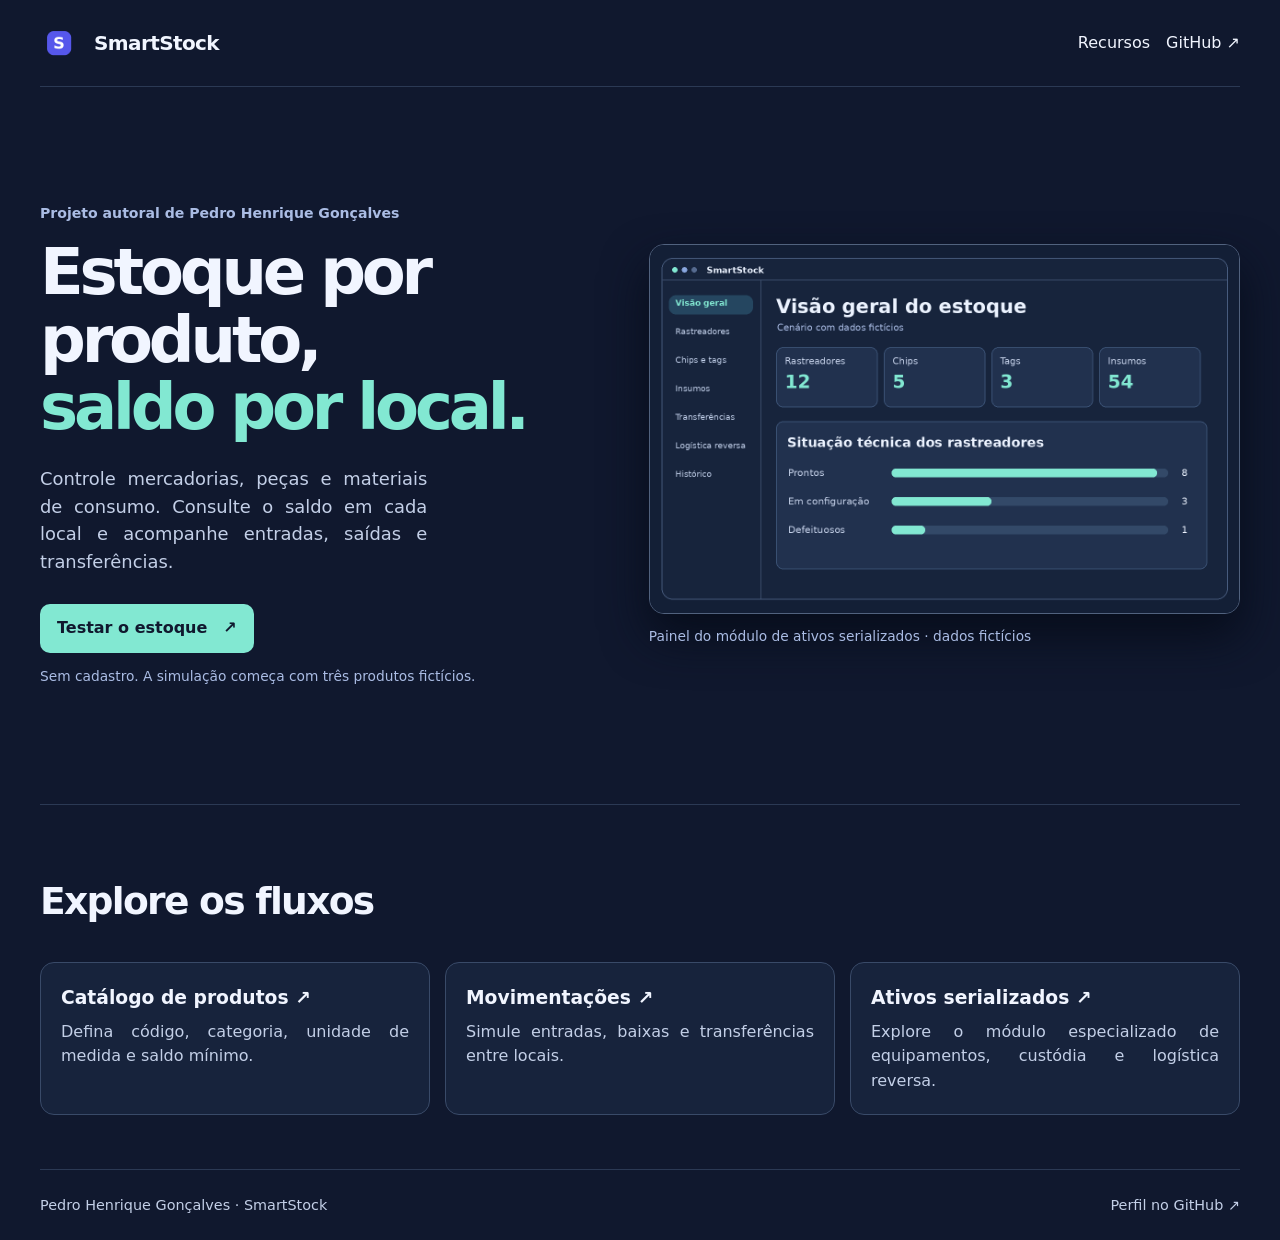
<file: index.html>
<!doctype html>
<html lang="pt-BR">
<head>
  <meta charset="utf-8">
  <meta name="viewport" content="width=device-width, initial-scale=1">
  <meta name="description" content="Portfólio de Pedro Henrique Gonçalves. Explore o SmartStock, uma demonstração interativa de gestão de estoques e rastreabilidade de ativos.">
  <meta name="theme-color" content="#10182e">
  <title>SmartStock · Pedro Henrique Gonçalves</title>
  <link rel="icon" href="./icons/icon-192.png">
  <link rel="manifest" href="./manifest.webmanifest">
  <link rel="stylesheet" href="./portfolio.css">
  <script defer src="./portfolio.js"></script>
</head>
<body class="portfolio">
  <header class="site-head wrap">
    <a class="brand" href="./"><img src="./icons/icon-192.png" width="38" height="38" alt=""> SmartStock</a>
    <nav aria-label="Portfólio">
      <a href="#recursos">Recursos</a>
      <a href="https://github.com/pedropr2906/smartstock-portfolio">GitHub ↗</a>
    </nav>
  </header>
  <main class="wrap">
    <section class="intro" aria-labelledby="titulo">
      <div>
        <p class="byline">Projeto autoral de Pedro Henrique Gonçalves</p>
        <h1 id="titulo">Estoque por produto,<br><em>saldo por local.</em></h1>
        <p class="lede">Controle mercadorias, peças e materiais de consumo. Consulte o saldo em cada local e acompanhe entradas, saídas e transferências.</p>
        <a class="cta" href="./estoque.html">Testar o estoque <span aria-hidden="true">↗</span></a>
        <p class="privacy-note">Sem cadastro. A simulação começa com três produtos fictícios.</p>
      </div>
      <figure class="preview">
        <img src="./preview.png" width="1280" height="800" alt="Painel do SmartStock com indicadores de estoque, gráficos de situação técnica e navegação dos módulos.">
        <figcaption>Painel do módulo de ativos serializados · dados fictícios</figcaption>
      </figure>
    </section>
    <section class="features" id="recursos" aria-labelledby="recursos-titulo">
      <h2 id="recursos-titulo">Explore os fluxos</h2>
      <div class="feature-grid">
        <a href="./estoque.html#cadastro"><h3>Catálogo de produtos ↗</h3><p>Defina código, categoria, unidade de medida e saldo mínimo.</p></a>
        <a href="./estoque.html#movimento"><h3>Movimentações ↗</h3><p>Simule entradas, baixas e transferências entre locais.</p></a>
        <a href="./demo.html"><h3>Ativos serializados ↗</h3><p>Explore o módulo especializado de equipamentos, custódia e logística reversa.</p></a>
      </div>
    </section>
  </main>
  <footer class="site-foot wrap"><span>Pedro Henrique Gonçalves · SmartStock</span><a href="https://github.com/pedropr2906">Perfil no GitHub ↗</a></footer>
</body>
</html>
</file>
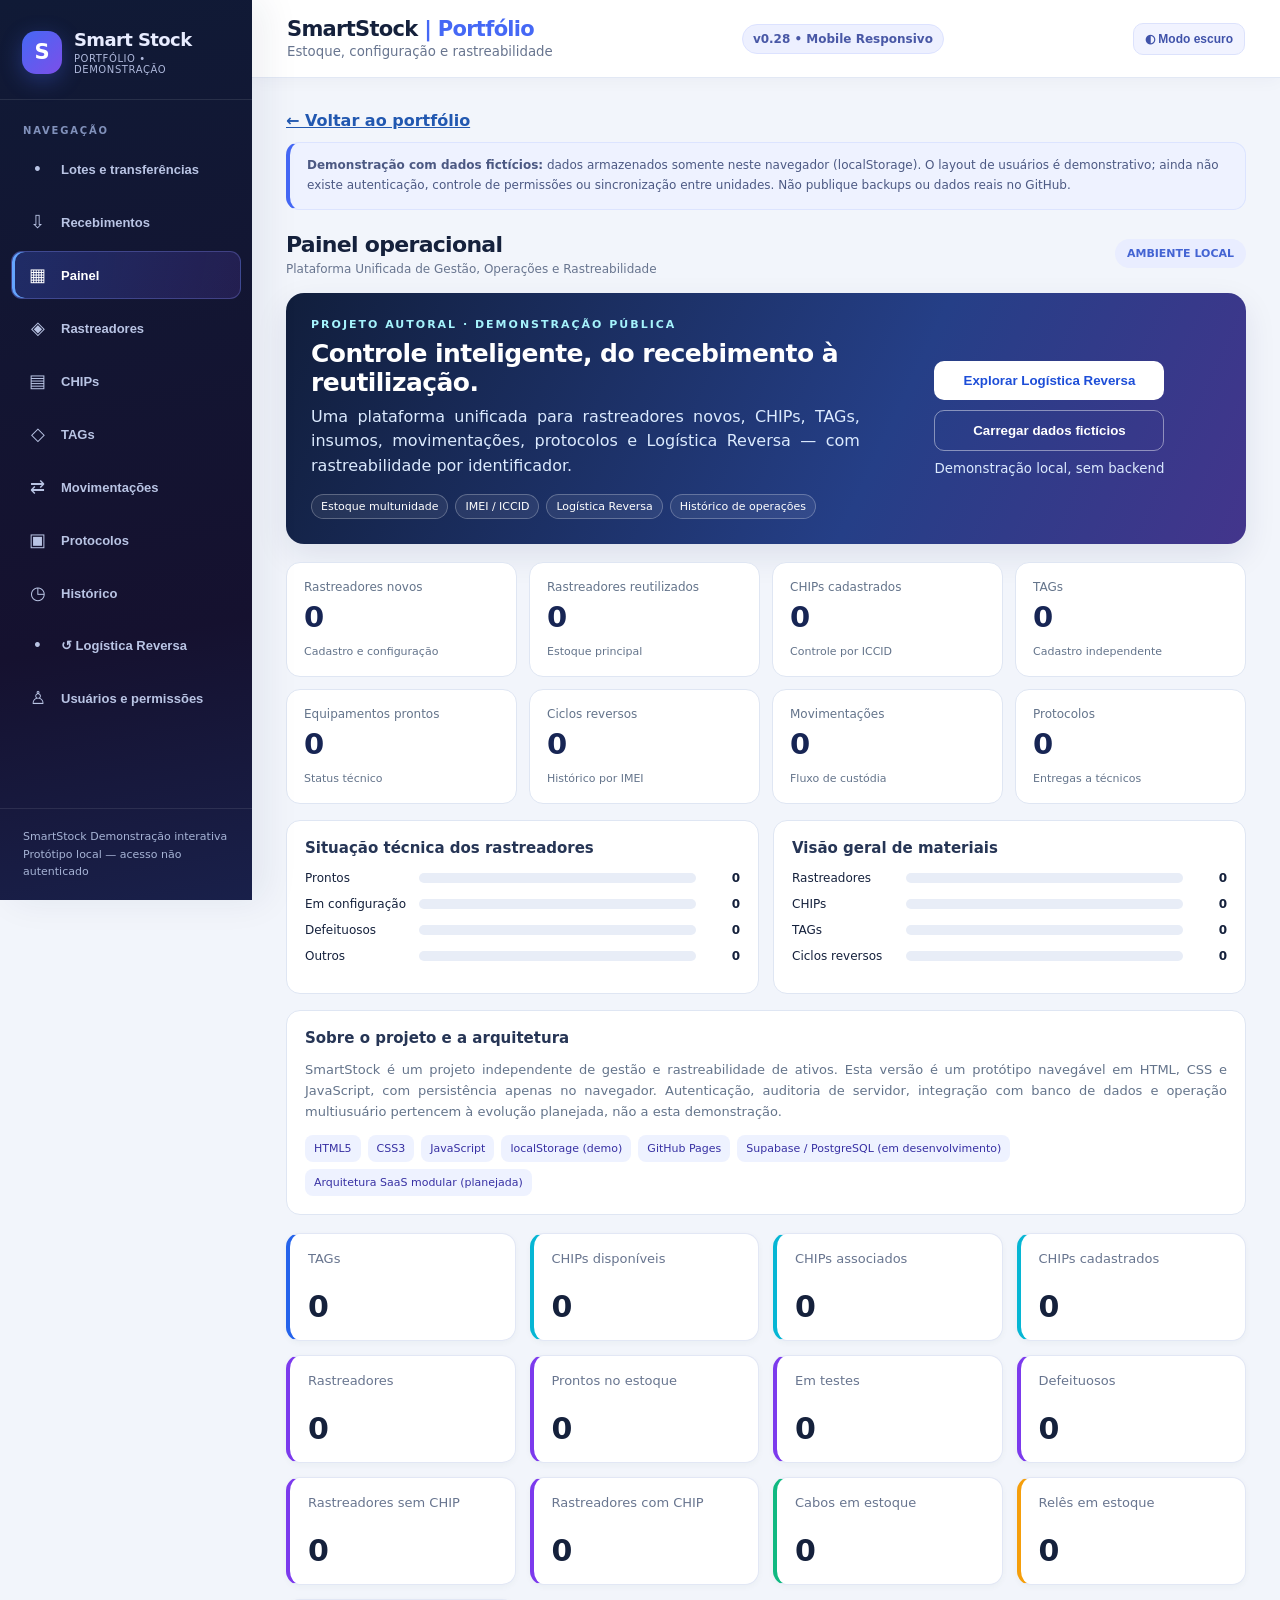
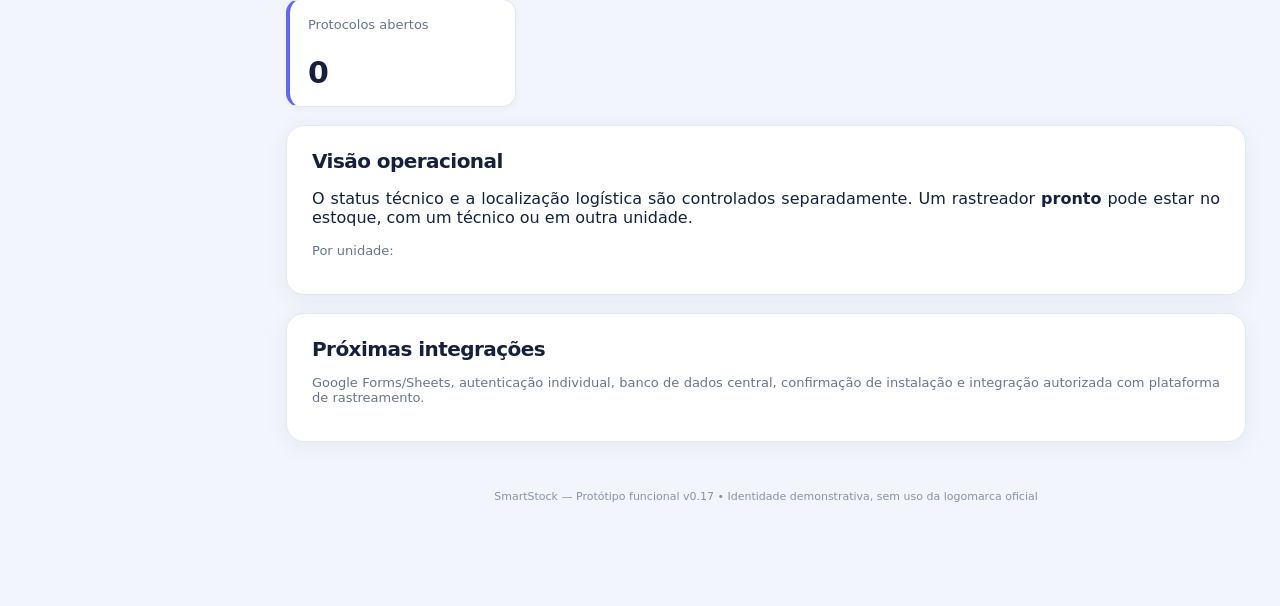
<file: demo.html>
<!doctype html><html lang="pt-BR"><head><meta charset="utf-8"><meta name="viewport" content="width=device-width,initial-scale=1"><title>SmartStock | Portfólio • Demonstração</title><style>
:root{font-family:Inter,system-ui,Arial,sans-serif;color:#193331;background:#f3f7f6}*{box-sizing:border-box}body{margin:0}header{background:#123d38;color:white;padding:22px max(20px,calc((100vw - 1200px)/2));display:flex;justify-content:space-between;gap:15px;align-items:center}header h1{margin:0;font-size:25px}header small{color:#b5e2d8}main{max-width:1200px;margin:24px auto;padding:0 18px}.nav{display:flex;flex-wrap:wrap;gap:8px;margin-bottom:18px}button,.btn{border:0;border-radius:9px;background:#147a6b;color:white;padding:11px 14px;font-weight:650;cursor:pointer}button:hover{filter:brightness(.94)}.nav button{background:#e2eeea;color:#17473f}.nav button.active{background:#147a6b;color:white}.cards{display:grid;grid-template-columns:repeat(auto-fit,minmax(175px,1fr));gap:12px;margin-bottom:20px}.card,.panel{background:white;border:1px solid #dce9e5;border-radius:13px;padding:18px;box-shadow:0 2px 9px #164b3510}.card strong{display:block;font-size:29px;margin-top:8px}.muted{color:#667b76;font-size:13px}.panel{margin-bottom:16px}h2{margin:0 0 14px;font-size:20px}h3{margin:0 0 10px}form{display:grid;grid-template-columns:repeat(auto-fit,minmax(210px,1fr));gap:12px;align-items:end}label{display:flex;flex-direction:column;gap:5px;font-size:13px;font-weight:650}input,select,textarea{border:1px solid #c8d9d3;border-radius:8px;padding:10px;font:inherit;min-width:0;background:white}textarea{min-height:43px}.wide{grid-column:1/-1}.tablewrap{overflow:auto}table{border-collapse:collapse;width:100%;font-size:14px}th,td{text-align:left;border-bottom:1px solid #e5eeeb;padding:11px 9px;white-space:nowrap}th{background:#f3f8f6}.pill{display:inline-block;border-radius:30px;padding:4px 9px;font-size:12px;background:#e9f0ee}.ok{background:#d8f4e6;color:#17633f}.bad{background:#fde3e3;color:#8a2929}.warn{background:#fff1d2;color:#805b0c}.hide{display:none}.toolbar{display:flex;justify-content:space-between;gap:12px;align-items:center;flex-wrap:wrap;margin-bottom:12px}.toolbar input{width:280px}.danger{background:#9b4141}.secondary{background:#e1ece8;color:#194c43}.notice{padding:12px 15px;background:#fff7dc;border:1px solid #f1dfa6;border-radius:10px;margin-bottom:16px;font-size:13px}.toast{position:fixed;right:18px;bottom:18px;background:#153d35;color:white;border-radius:9px;padding:12px 16px;max-width:380px;box-shadow:0 8px 24px #0002;display:none}.rowactions{display:flex;gap:6px}.rowactions button{font-size:12px;padding:6px 8px}footer{font-size:12px;color:#688078;margin:24px 0;text-align:center}@media(max-width:600px){header{padding:17px}header h1{font-size:21px}.toolbar input{width:100%}}
.audit-select-group{background:#f6faf8;border:1px solid #dce9e5;border-radius:11px;padding:12px;margin:10px 0;max-width:580px}.audit-select-label{display:block;font-size:13px;font-weight:700;margin-bottom:7px}.audit-select{display:block;width:100%;padding:11px 38px 11px 12px;border:1px solid #bcd6cc;border-radius:9px;background-color:white;color:#163d37;font-size:14px;cursor:pointer}.audit-select:focus{outline:2px solid #147a6b;outline-offset:2px}.audit-select-info{margin-top:9px;white-space:normal;overflow-wrap:anywhere}
.audit-receipt-row td{vertical-align:middle}.audit-receipt-row td:last-child{min-width:310px;max-width:520px;white-space:normal}.audit-receipt-details{border:1px solid #dce9e5;border-radius:11px;background:#f8fbfa;overflow:hidden}.audit-receipt-details>summary{list-style:none;cursor:pointer;padding:13px 15px;display:flex;flex-direction:column;gap:5px;font-weight:700;color:#17473f}.audit-receipt-details>summary::-webkit-details-marker{display:none}.audit-receipt-details>summary:before{content:'▸';float:left;position:absolute;transform:translateX(-11px)}.audit-receipt-details[open]>summary:before{content:'▾'}.audit-receipt-details>summary small{font-size:12px;font-weight:400;color:#667b76}.audit-receipt-content{border-top:1px solid #dce9e5;padding:12px}.audit-group-grid{display:grid;grid-template-columns:repeat(auto-fit,minmax(230px,1fr));gap:10px}.audit-group-grid .audit-select-group{margin:0;max-width:none}.audit-group-grid .audit-select{width:100%}#entryHistory td:nth-child(3){font-variant-numeric:tabular-nums}#entryHistory td{vertical-align:middle}
</style><style id="audit-date-style">
.audit-date-row>td{padding:9px 0!important;white-space:normal!important;border-bottom:0!important}
.audit-date-details{border:1px solid #dce9e5;border-radius:12px;background:#fff;overflow:hidden}
.audit-date-details>summary{cursor:pointer;display:flex;align-items:center;justify-content:space-between;gap:12px;flex-wrap:wrap;padding:15px 18px;background:#f3f8f6;list-style:none;color:#17473f}
.audit-date-details>summary::-webkit-details-marker{display:none}
.audit-date-details>summary::before{content:'▸';font-size:16px;margin-right:2px}
.audit-date-details[open]>summary::before{content:'▾'}
.audit-date-label{font-size:15px;font-weight:750;margin-right:auto}
.audit-date-count{font-size:12px;color:#667b76}
.audit-date-body{padding:12px 14px}
.audit-date-table{width:100%;min-width:820px}
.audit-date-table th,.audit-date-table td{vertical-align:middle}
.audit-date-table td:last-child{white-space:normal;min-width:280px}
</style><style id="metrics-layout-v18">
/* Cinco linhas independentes, compactas, sem cartões esticados. */
#metrics{display:flex;flex-direction:column;gap:9px;margin-bottom:18px}
#metrics .metric-row{display:grid;grid-template-columns:repeat(6,minmax(0,1fr));gap:9px;width:100%}
#metrics .card{min-width:0;padding:11px 13px;border-radius:11px;box-shadow:0 2px 6px #164b350a;min-height:74px}
#metrics .card .muted{font-size:12px;line-height:1.3;display:block}
#metrics .card strong{font-size:25px;margin-top:5px;line-height:1.2}
@media(max-width:950px){#metrics .metric-row{grid-template-columns:repeat(3,minmax(0,1fr))}}
@media(max-width:560px){#metrics .metric-row{grid-template-columns:repeat(2,minmax(0,1fr))}}
@media(max-width:350px){#metrics .metric-row{grid-template-columns:1fr}}
</style><style id="smartstock-batch-css">.batch-panel details>summary{cursor:pointer;padding:3px 0;color:#123c38}.batch-panel details[open]>summary{margin-bottom:14px}.batch-form{display:flex;flex-wrap:wrap;align-items:end;gap:12px}.batch-form label{min-width:170px;flex:1}.batch-form label.batch-identifiers{flex:2 1 100%;min-width:100%}.batch-form textarea{width:100%;resize:vertical;min-height:118px;padding:12px;border:1px solid #cbded7;border-radius:10px;font:inherit;box-sizing:border-box}.batch-form button{min-width:220px}.batch-panel code{font-size:.9em}</style><style id="access-v22">.access-hero{display:flex;justify-content:space-between;gap:18px;align-items:center;flex-wrap:wrap;border-top:4px solid #167c6e}.access-hero h2{font-size:26px;margin:7px 0}.access-hero p{max-width:720px;line-height:1.55}.access-eyebrow{font-size:11px;font-weight:800;letter-spacing:.1em;color:#147a6b}.access-status{background:#fff5d9;border:1px solid #efd79b;color:#7b570a;padding:9px 12px;border-radius:999px;font-size:12px;font-weight:700}.access-stats{display:grid;grid-template-columns:repeat(4,minmax(0,1fr));gap:10px;margin:0 0 16px}.access-stat{background:white;border:1px solid #dbe8e3;border-radius:12px;padding:15px 17px;box-shadow:0 2px 7px #153f3010}.access-stat span{display:block;color:#59716b;font-size:12px}.access-stat strong{display:block;font-size:26px;margin-top:6px}.access-toolbar{display:flex;justify-content:space-between;align-items:center;gap:14px;flex-wrap:wrap}.access-disabled{opacity:.55;cursor:not-allowed}.access-table{width:100%;min-width:750px}.access-table td,.access-table th{padding:12px 13px;text-align:left;vertical-align:middle}.access-table small{display:block;color:#657c75;font-size:12px;margin-top:4px}.access-pill{display:inline-block;padding:5px 10px;border-radius:99px;background:#e4f2ed;color:#126f5e;font-size:12px;font-weight:750}.access-pill.root{background:#173f38;color:white}.access-pill.unit{background:#edf2f5;color:#425b6a}.access-warning{background:#fffaf0;border-color:#eedcb4}.access-warning h2{color:#7b5409}@media(max-width:700px){.access-stats{grid-template-columns:repeat(2,minmax(0,1fr))}}@media(max-width:420px){.access-stats{grid-template-columns:1fr}}</style><style id="modern-tech-v23">
:root{--tech-bg:#f2f5fb;--tech-surface:#fff;--tech-ink:#15213c;--tech-muted:#68758f;--tech-blue:#4568f5;--tech-violet:#7c4fe9;--tech-cyan:#06b6d4;--tech-border:#e2e8f4;--tech-sidebar:#10182e;--tech-green:#0d9b81;color:var(--tech-ink);background:var(--tech-bg)}
body{background:var(--tech-bg);color:var(--tech-ink);font-family:Inter,system-ui,'Segoe UI',Arial,sans-serif}
body.tech-layout{min-height:100vh;padding-left:252px}
body.tech-layout>header{height:78px;position:sticky;top:0;z-index:30;background:rgba(255,255,255,.96);color:var(--tech-ink);border-bottom:1px solid var(--tech-border);padding:14px 35px;box-shadow:0 3px 16px #18274c09;max-width:none}
body.tech-layout>header h1{font-size:21px;letter-spacing:-.7px;color:var(--tech-ink)}
body.tech-layout>header h1 span{color:var(--tech-blue)!important}
body.tech-layout>header small{color:var(--tech-muted)}
body.tech-layout>header>span{background:#edf0ff!important;color:#4958a6!important;font-weight:700;border:1px solid #dce2ff}
body.tech-layout>main{max-width:1600px;padding:28px 34px 55px;margin:auto}
.tech-sidebar{position:fixed;left:0;top:0;bottom:0;width:252px;z-index:45;background:linear-gradient(170deg,#101a36,#15112f 70%,#19204a);color:#e8ecff;display:flex;flex-direction:column;box-shadow:12px 0 35px #1d275013}
.tech-brand{padding:29px 22px 24px;border-bottom:1px solid #ffffff19;display:flex;gap:12px;align-items:center}
.tech-brand-icon{width:43px;height:43px;border-radius:14px;background:linear-gradient(135deg,var(--tech-blue),var(--tech-violet));display:grid;place-items:center;color:#fff;font-size:21px;font-weight:900;box-shadow:0 6px 22px #4568f555}
.tech-brand strong{display:block;font-size:18px;letter-spacing:-.6px}.tech-brand small{display:block;font-size:10px;color:#aeb8db;letter-spacing:.6px;text-transform:uppercase;margin-top:3px}
.tech-menu-label{padding:25px 23px 10px;font-size:10px;font-weight:800;letter-spacing:1.8px;color:#8191bb;text-transform:uppercase}
.tech-sidebar #nav{display:flex;flex-direction:column;gap:5px;padding:0 11px;margin:0;max-width:none;align-items:stretch;background:transparent;border:0}
.tech-sidebar #nav button{display:flex;align-items:center;gap:12px;width:100%;text-align:left;padding:12px 14px;border:1px solid transparent;border-radius:11px;background:transparent;color:#b9c4e4;font-size:13px;font-weight:650;transition:background .15s,color .15s;min-height:43px}
.tech-sidebar #nav button:hover{background:#ffffff13;color:#fff}
.tech-sidebar #nav button.active{background:linear-gradient(100deg,#4568f544,#7c4fe92a);border-color:#8b93ff4a;color:#fff;box-shadow:inset 3px 0 0 #65a5ff}
.tech-sidebar #nav button .tech-icon{font-size:18px;width:23px;text-align:center;font-weight:400}
.tech-sidebar-footer{margin-top:auto;padding:19px 23px;border-top:1px solid #ffffff17;color:#a6b3d5;font-size:11px;line-height:1.6}
.tech-mobile-toggle{display:none;position:fixed;z-index:70;left:14px;top:15px;background:#26386d;color:white;border:0;border-radius:10px;padding:9px 12px}
body.tech-layout .notice{background:#eef2ff;color:#4c5983;border:1px solid #dce4ff;border-left:4px solid var(--tech-blue);border-radius:13px;padding:13px 17px;font-size:12px;line-height:1.65;margin-bottom:22px}
body.tech-layout .panel{background:var(--tech-surface);border:1px solid var(--tech-border);border-radius:18px;box-shadow:0 5px 23px #213a7210;padding:23px 25px;margin-bottom:18px}
body.tech-layout h2{color:var(--tech-ink);letter-spacing:-.55px}
body.tech-layout h3{color:#263555}
body.tech-layout .muted,body.tech-layout p.muted{color:var(--tech-muted)}
body.tech-layout input,body.tech-layout select,body.tech-layout textarea{border:1px solid #d7deec;border-radius:10px;background:#fff;color:#172341;box-shadow:none}
body.tech-layout input:focus,body.tech-layout select:focus,body.tech-layout textarea:focus{outline:2px solid #7385ff70;border-color:#7184fa}
body.tech-layout button:not(.tech-mobile-toggle):not(.tech-sidebar button){border-radius:10px}
body.tech-layout button:not(.tech-mobile-toggle):not(.tech-sidebar button):not(:disabled){background:linear-gradient(105deg,#4365e9,#6b58df);color:white;border:0}
body.tech-layout button:not(.tech-mobile-toggle):not(.tech-sidebar button):hover:not(:disabled){filter:brightness(1.05)}
body.tech-layout .card{border:1px solid #e2e7f5;background:#fff;box-shadow:0 4px 15px #263d7610;border-radius:13px}
body.tech-layout #metrics .card{min-height:72px;border-left:3px solid var(--tech-blue)}
body.tech-layout #metrics .metric-row:nth-child(2) .card{border-left-color:var(--tech-cyan)}
body.tech-layout #metrics .metric-row:nth-child(3) .card{border-left-color:var(--tech-violet)}
body.tech-layout #metrics .metric-row:nth-child(4) .card{border-left-color:var(--tech-green)}
body.tech-layout #metrics .metric-row:nth-child(5) .card{border-left-color:#f59e0b}
body.tech-layout table{border-collapse:collapse}body.tech-layout th{background:#f1f4fa;color:#334362}body.tech-layout td{border-color:#e8edf6}
body.tech-layout .audit-date-details,body.tech-layout details{border-color:#dce4f1}
body.tech-layout .access-hero{border-top:4px solid var(--tech-blue)}
body.tech-layout .access-eyebrow{color:var(--tech-blue)}
body.tech-layout .access-status{background:#edf1ff;color:#465cc2;border-color:#d9e1ff}
body.tech-layout .access-stat{border-color:#e2e8f4}
body.tech-layout footer{color:#8792a8;font-size:11px;text-align:center;padding:24px 12px}
.tech-page-title{display:flex;justify-content:space-between;align-items:center;gap:15px;margin-bottom:17px}
.tech-page-title strong{font-size:22px;letter-spacing:-.7px}.tech-page-title small{display:block;font-size:12px;color:var(--tech-muted);margin-top:5px}
.tech-page-pill{font-size:11px;font-weight:800;color:#4464d3;background:#e9edff;padding:8px 12px;border-radius:20px}
body.tech-dark{--tech-bg:#0d1426;--tech-surface:#18223a;--tech-ink:#ecf1ff;--tech-muted:#9aaac9;--tech-border:#303c59;color:var(--tech-ink)}
body.tech-dark>header{background:#17223a;color:#ecf1ff}body.tech-dark>header h1{color:#ecf1ff}
body.tech-dark .panel,body.tech-dark .card{background:#18223a;color:#ecf1ff;border-color:#303c59}
body.tech-dark th{background:#23304c;color:#e1e9ff}body.tech-dark td{color:#e4ebfc;border-color:#33415d}
body.tech-dark input,body.tech-dark select,body.tech-dark textarea{background:#1c2944;color:#fff;border-color:#445473}
body.tech-dark .notice{background:#1d2b51;color:#d4ddff;border-color:#3b5091}
body.tech-dark details,body.tech-dark .audit-date-details{background:#1b2842;color:#eef3ff}
body.tech-dark .tech-page-pill{background:#2b3c75;color:#d9e2ff}
.tech-mode{background:#f1f3ff!important;color:#4053aa!important;border:1px solid #dce2fc!important;padding:8px 11px;font-size:12px;font-weight:750;white-space:nowrap}
@media(max-width:1000px){body.tech-layout{padding-left:210px}.tech-sidebar{width:210px}body.tech-layout>main{padding:24px 19px}body.tech-layout>header{padding:14px 20px}}
@media(max-width:760px){body.tech-layout{padding-left:0}.tech-sidebar{transform:translateX(-105%);transition:transform .22s;width:255px}.tech-sidebar.open{transform:translateX(0)}.tech-mobile-toggle{display:block}body.tech-layout>header{padding:14px 14px 14px 64px;height:auto;min-height:75px}body.tech-layout>header>span{display:none}body.tech-layout>main{padding:18px 12px}body.tech-layout .panel{padding:17px 14px}.tech-page-title strong{font-size:18px}body.tech-layout #metrics .metric-row{grid-template-columns:repeat(2,minmax(0,1fr))!important}body.tech-layout .tablewrap{overflow-x:auto}}
</style><meta name="theme-color" content="#10182e"><meta name="apple-mobile-web-app-capable" content="yes"><meta name="apple-mobile-web-app-status-bar-style" content="default"><meta name="apple-mobile-web-app-title" content="SmartStock"><meta name="mobile-web-app-capable" content="yes"><meta name="application-name" content="SmartStock"><meta name="description" content="SmartStock: gestão de estoque e rastreabilidade de ativos — demonstração pública."><link rel="manifest" href="./manifest.webmanifest"><link rel="apple-touch-icon" href="./icons/icon-180.png"><link rel="icon" type="image/png" sizes="192x192" href="./icons/icon-192.png"><link rel="stylesheet" href="./portfolio.css"></head><body><header><div><h1>SmartStock <span style="color:#5fe0bc">| Portfólio</span></h1><small>Estoque, configuração e rastreabilidade</small></div><span style="font-size:12px;background:#245b50;padding:7px 10px;border-radius:20px">Dados fictícios</span></header><main><a class="back-portfolio" href="./index.html">← Voltar ao portfólio</a><div class="notice"><b>Protótipo local v0.25:</b> os dados ficam somente neste navegador (localStorage). Não há login, sincronização com Google Sheets ou plataforma de rastreamento. Use apenas dados fictícios.</div><nav class="nav" id="nav"><button data-tab="operacoes">Lotes e transferências</button><button data-tab="recebimentos">Recebimentos</button><button data-tab="painel" class="active">Painel</button><button data-tab="equipamentos">Rastreadores</button><button data-tab="chips">CHIPs</button><button data-tab="tags">TAGs</button><button data-tab="movimentos">Movimentações</button><button data-tab="protocolos">Protocolos</button><button data-tab="historico">Histórico</button><button data-tab="usuarios">Usuários e permissões</button></nav>
<section id="recebimentos" class="hide"><div class="panel"><h2>Importar recebimento de materiais</h2><p>Selecione o arquivo JSON de recebimento. O sistema verificará IMEIs e ICCIDs duplicados e mostrará o resumo antes de confirmar. Quando o arquivo contiver pares planejados IMEI–ICCID, eles serão registrados como <b>associação planejada</b>, sem confirmar vínculo na plataforma.</p><label>Arquivo de recebimento (.json)<input type="file" id="receiptFile" accept=".json,application/json"></label><div id="receiptPreview" class="notice" style="margin-top:14px">Nenhum arquivo selecionado.</div><button id="receiptConfirm" disabled>Confirmar entrada</button><p class="muted">Os registros ficam apenas neste navegador, sem sincronização. Faça backup pelo botão Exportar JSON. Não use GitHub público para armazenar o arquivo de recebimento.</p></div><div class="panel"><h2>Entrada independente de materiais</h2><p class="muted">Cadastre CHIPs, rastreadores e insumos separadamente. O vínculo IMEI–ICCID pode ser realizado depois na aba CHIPs.</p><form id="bulkEntryForm"><label>Tipo de entrada<select name="tipo" id="bulkKind"><option value="chips">CHIPs (ICCID)</option><option value="tags">TAGs (identificador)</option><option value="equipment">Rastreadores (IMEI)</option><option value="supplies">Insumos</option></select></label><label>Unidade<select name="unidade"><option>Unidade Central</option><option>Unidade Norte</option><option>Unidade Sul</option><option>Unidade Leste</option><option>Unidade Oeste</option><option>Unidade Regional</option></select></label><label>Responsável<input name="autor" required placeholder="Nome completo"></label><label id="bulkModelLabel">Modelo do rastreador<input name="modelo" value="J16"></label><label id="bulkMaterialLabel" class="hide">Material<input name="material" placeholder="Cabo, fita..."></label><label id="bulkQtyLabel" class="hide">Quantidade<input name="quantidade" type="number" min="1" step="1" value="1"></label><label class="wide" id="bulkIdsLabel">Identificadores (um por linha)<textarea name="identificadores" rows="5" placeholder="Um ICCID por linha"></textarea></label><button>Registrar entrada</button></form></div><div class="panel"><h2>Estoque geral de materiais</h2><div class="tablewrap"><table><thead><tr><th>Unidade</th><th>Material</th><th>Quantidade</th></tr></thead><tbody id="supplyRows"></tbody></table></div></div><div class="panel"><h2>Entradas registradas</h2><div id="receiptRows"></div></div></section><section id="painel"><div class="cards" id="metrics"></div><div class="panel"><h2>Visão operacional</h2><p>O status técnico e a localização logística são controlados separadamente. Um rastreador <b>pronto</b> pode estar no estoque, com um técnico ou em outra unidade.</p><div id="breakdown"></div></div><div class="panel"><h2>Próximas integrações</h2><p class="muted">Google Forms/Sheets, autenticação individual, banco de dados central, confirmação de instalação e integração autorizada com plataforma de rastreamento.</p></div></section>
<section id="equipamentos" class="hide"><div class="panel"><h2>Cadastrar rastreador</h2><form id="equipmentForm"><label>IMEI (15 dígitos)<input name="imei" required inputmode="numeric" pattern="[0-9]{15}" maxlength="15" placeholder="15 dígitos"></label><label>Modelo<input name="modelo" required placeholder="J16"></label><label>Origem<select name="origem"><option>Novo</option><option>Reutilizado</option></select></label><label>Status técnico<select name="status"><option>INTERNO</option><option>INTERNO/BLOQUEIO</option><option>INTERNO/BANCADA</option><option>PRONTO</option><option>DEFEITO</option><option>AGUARDANDO VERIFICAÇÃO</option></select></label><label>Localização<select name="local"><option>Unidade Central</option><option>Unidade Norte</option><option>Unidade Sul</option><option>Unidade Leste</option><option>Unidade Oeste</option><option>Unidade Regional</option><option>Com técnico</option><option>Indisponível</option></select></label><label>Colaborador<input name="autor" required placeholder="Nome do colaborador"></label><button>Cadastrar</button></form></div><div class="panel batch-panel"><details><summary><b>Cadastrar rastreadores em lote</b> <span class="muted">— clique para expandir</span></summary><p class="muted">Cole um IMEI de 15 dígitos por linha. Modelo, origem, status e local serão aplicados a todos. Nenhum registro será salvo se houver identificadores inválidos ou duplicados.</p><form id="equipmentBatchForm" class="batch-form"><label class="batch-identifiers">IMEIs (um por linha)<textarea name="imeis" required rows="6" placeholder="Cole os IMEIs aqui, um por linha"></textarea></label><label>Modelo<input name="modelo" required placeholder="J16"></label><label>Origem<select name="origem"><option>Novo</option><option>Reutilizado</option></select></label><label>Status técnico<select name="status"><option>INTERNO</option><option>INTERNO/BLOQUEIO</option><option>INTERNO/BANCADA</option><option>PRONTO</option><option>DEFEITO</option><option>AGUARDANDO VERIFICAÇÃO</option></select></label><label>Localização<select name="local"><option>Unidade Central</option><option>Unidade Norte</option><option>Unidade Sul</option><option>Unidade Leste</option><option>Unidade Oeste</option><option>Unidade Regional</option><option>Com técnico</option><option>Indisponível</option></select></label><label>Colaborador<input name="autor" required placeholder="Nome do colaborador"></label><button type="submit">Validar e cadastrar lote</button></form></details></div><div class="panel"><div class="toolbar"><h2>Rastreadores</h2><input id="eqSearch" placeholder="Buscar IMEI ou modelo"></div><div class="tablewrap"><table><thead><tr><th>IMEI</th><th>Modelo / origem</th><th>Status técnico</th><th>Local</th><th>CHIP vinculado</th><th>Alterar status</th></tr></thead><tbody id="eqRows"></tbody></table></div></div></section>
<section id="chips" class="hide"><div class="panel"><h2>Cadastrar CHIP</h2><form id="chipForm"><label>ICCID (19–22 dígitos)<input name="iccid" required pattern="[0-9]{19,22}" maxlength="22"></label><label>Número da linha<input name="linha" required placeholder="DDD + número"></label><label>Operadora<select name="operadora"><option>Vivo</option><option>Claro</option><option>Outra</option></select></label><label>Colaborador<input name="autor" required></label><button>Cadastrar</button></form></div><div class="panel batch-panel"><details><summary><b>Cadastrar CHIPs em lote</b> <span class="muted">— clique para expandir</span></summary><p class="muted">Cole um ICCID por linha. Opcionalmente, informe o número da linha após ponto e vírgula: <code>ICCID;DDD+número</code>. Quando não informado, o número ficará como “Não informado”. Nenhum CHIP será associado automaticamente a um rastreador.</p><form id="chipBatchForm" class="batch-form"><label class="batch-identifiers">ICCID; número da linha (opcional)<textarea name="itens" required rows="6" placeholder="Cole um ICCID por linha ou ICCID;DDD+número"></textarea></label><label>Operadora<select name="operadora"><option>Vivo</option><option>Claro</option><option>Outra</option></select></label><label>Colaborador<input name="autor" required placeholder="Nome do colaborador"></label><button type="submit">Validar e cadastrar lote</button></form></details></div><div class="panel"><h2>Associar / corrigir CHIP</h2><form id="linkForm"><label>ICCID<select id="linkIccid" name="iccid" required></select></label><label>IMEI de destino<select id="linkImei" name="imei" required></select></label><label>Colaborador<input name="autor" required></label><button>Registrar novo vínculo</button></form><p class="muted">A correção exige justificativa e é auditada. <b>Atenção: nesta versão não existe controle de permissões.</b> A associação no SmartStock não altera a plataforma externa.</p></div><div class="panel"><h2>CHIPs cadastrados</h2><div class="tablewrap"><table><thead><tr><th>ICCID</th><th>Linha</th><th>Operadora</th><th>Vínculo atual</th><th>Situação</th><th>Ação</th></tr></thead><tbody id="chipRows"></tbody></table></div></div></section>
<section id="tags" class="hide"><div class="panel"><h2>TAGs — cadastro independente</h2><p class="muted">TAGs não exigem CHIP ou ICCID. O identificador é padronizado para 15 dígitos, acrescentando zeros à esquerda, como na Rede Veículos. O número original também é preservado. Cadastro local não confirma ativação na plataforma.</p><form id="tagForm"><label>Identificadores das TAGs (um por linha)<textarea name="ids" required placeholder="Digite ou cole os identificadores, um por linha"></textarea></label><label>Unidade<select name="local"><option>Unidade Central</option><option>Unidade Norte</option><option>Unidade Sul</option><option>Unidade Leste</option><option>Unidade Oeste</option><option>Unidade Regional</option></select></label><label>Situação técnica<select name="status"><option>AGUARDANDO VERIFICAÇÃO</option><option>INTERNO</option><option>PRONTO</option><option>DEFEITO</option></select></label><label>Responsável<input name="autor" required placeholder="Nome do colaborador"></label><label>Observação<input name="obs" placeholder="Ex.: Demonstração para gestão"></label><button>Cadastrar TAGs</button></form></div><div class="panel"><h2>Estoque de TAGs</h2><div class="tablewrap"><table><thead><tr><th>Identificador (15 dígitos)</th><th>Material</th><th>Local</th><th>Situação técnica</th><th>Ativação externa</th><th>Ação</th></tr></thead><tbody id="tagRows"></tbody></table></div></div></section><section id="movimentos" class="hide"><div class="panel"><h2>Movimentação de rastreador</h2><form id="moveForm"><label>IMEI<select name="imei" id="moveImei" required></select></label><label>Tipo<select name="tipo" id="moveTipo"><option value="TRANSFERENCIA">Transferência entre unidades</option><option value="ENTREGA">Entrega ao técnico</option><option value="DEVOLUCAO_SEM_FALHA">Devolução sem falha técnica</option><option value="DEVOLUCAO_FALHA">Devolução com falha técnica</option></select></label><label>Destino / unidade<select name="destino"><option>Unidade Central</option><option>Unidade Norte</option><option>Unidade Sul</option><option>Unidade Leste</option><option>Unidade Oeste</option><option>Unidade Regional</option><option>Com técnico</option></select></label><label>Responsável<input name="autor" required></label><label class="wide">Observação<textarea name="obs" placeholder="Motivo, técnico, referência do atendimento..."></textarea></label><button>Registrar movimentação</button></form><p class="muted">Transferência não equivale a instalação. Devolução com falha encaminha o equipamento à bancada (status INTERNO).</p></div><div class="panel"><h2>Últimas movimentações</h2><div class="tablewrap"><table><thead><tr><th>Data</th><th>IMEI</th><th>Tipo</th><th>Origem</th><th>Destino</th><th>Responsável</th></tr></thead><tbody id="moveRows"></tbody></table></div></div></section>
<section id="protocolos" class="hide"><div class="panel"><h2>Protocolo de entrega ao técnico</h2><p class="muted">Registre um protocolo com rastreadores (IMEIs separados por vírgula) e insumos em texto. O fechamento registra devoluções e confirmação da assinatura.</p><form id="protocolForm"><label>Técnico<input name="tecnico" required></label><label>Origem<select name="origem"><option>Unidade Central</option><option>Unidade Norte</option><option>Unidade Sul</option><option>Unidade Leste</option><option>Unidade Oeste</option><option>Unidade Regional</option></select></label><label>IMEIs entregues (separar por vírgula)<textarea name="imeis" placeholder="15 dígitos, 15 dígitos"></textarea></label><label>Outros materiais / quantidades<textarea name="insumos" placeholder="2 cabos, 1 fita..."></textarea></label><label>Responsável pela entrega<input name="autor" required></label><button>Abrir protocolo</button></form></div><div class="panel"><h2>Protocolos</h2><div id="protocolRows"></div></div></section>
<section id="historico" class="hide"><div class="panel"><div class="toolbar"><h2>Auditoria de alterações</h2><input id="logSearch" placeholder="Filtrar IMEI, ICCID ou ação"></div><div class="tablewrap"><table><thead><tr><th>Data e hora</th><th>Evento</th><th>Identificador</th><th>Local</th><th>Responsável</th><th>Detalhes</th></tr></thead><tbody id="logRows"></tbody></table></div></div><div class="panel"><h2>Histórico de entradas e exclusões</h2><p class="muted">Selecione os itens diretamente nas tabelas abaixo para preparar a exclusão. Os registros de recebimento permanecem visíveis após correções, com seus saldos atuais.</p><div id="entryHistory"></div><h3>Exclusões registradas</h3><div id="deletionHistory"></div></div><div class="panel"><h2>Backup e limpeza</h2><button class="secondary" id="exportBtn">Exportar JSON</button> <button class="danger" id="resetBtn">Remover registros fictícios</button><div style="margin-top:20px;border-top:1px solid #dce9e5;padding-top:18px"><h3>Excluir materiais cadastrados</h3><p class="muted">Exclusão individual ou em lote. Selecione os itens, informe o responsável e o motivo. A exclusão não modifica a plataforma externa e não apaga o histórico de auditoria. Faça backup antes de excluir.</p><div class="toolbar"><label>Tipo de material<select id="deleteType"><option value="equipment">Rastreadores (IMEI)</option><option value="chips">CHIPs (ICCID)</option><option value="supplies">Insumos (quantidade)</option></select></label><label>Buscar<input id="deleteSearch" placeholder="Buscar identificador, material ou unidade"></label></div><div class="toolbar" style="margin:12px 0"><button class="secondary" id="selectAllDelete">Selecionar todos os exibidos</button><button class="secondary" id="clearDelete">Limpar seleção</button><span class="muted" id="deleteSelected">0 selecionados</span></div><div class="tablewrap"><table><thead id="deleteHead"></thead><tbody id="deleteRows"></tbody></table></div><div class="panel" style="margin-top:14px;background:#f8fbfa"><label>Responsável pela exclusão<input id="deleteActor" autocomplete="off" placeholder="Nome completo" maxlength="120"></label><label style="margin-top:12px">Motivo obrigatório<textarea id="deleteReason" rows="2" placeholder="Descreva por que os materiais precisam ser excluídos" maxlength="1000"></textarea></label><button class="danger" id="deleteSelectedBtn" style="margin-top:12px">Excluir itens selecionados</button><p class="muted">Para insumos, informe a quantidade a excluir em cada linha. Registros envolvidos em movimentações ou protocolos não podem ser excluídos neste protótipo. Não há autenticação nem permissão efetiva nesta versão.</p></div></div><p class="muted">Exportação local para backup. Não substitui backup centralizado. A limpeza preserva recebimentos reais já importados.</p></div></section>
<footer>SmartStock — Protótipo funcional v0.17 • Identidade demonstrativa, sem uso da logomarca oficial</footer><section id="usuarios" class="hide"><div class="panel access-hero"><div><span class="access-eyebrow">SMARTSTOCK • CONTROLE DE ACESSO</span><h2>Usuários e permissões</h2><p>Estrutura prevista para operação online nas seis unidades. As contas abaixo são <b>perfis planejados</b>, não usuários autenticados ou cadastrados.</p></div><span class="access-status">Prévia de interface • sem login ativo</span></div><div class="access-stats"><div class="access-stat"><span>Contas planejadas</span><strong>11</strong></div><div class="access-stat"><span>Administrador ROOT</span><strong>1</strong></div><div class="access-stat"><span>Gestão e liderança</span><strong>4</strong></div><div class="access-stat"><span>Unidades</span><strong>6</strong></div></div><div class="panel"><div class="access-toolbar"><div><h2>Estrutura de contas</h2><p class="muted">IDs provisórios de planejamento. A identidade definitiva será criada pelo serviço de autenticação.</p></div><button type="button" class="access-disabled" disabled title="Disponível após autenticação no servidor">+ Criar usuário (em breve)</button></div><div class="tablewrap"><table class="access-table"><thead><tr><th>ID planejado</th><th>Usuário / função</th><th>Perfil</th><th>Unidade</th><th>Situação</th></tr></thead><tbody><tr><td>ROOT-001</td><td><b>Administrador demonstrativo</b><small>Perfil ilustrativo</small></td><td><span class="access-pill root">ROOT</span></td><td>Todas</td><td>Não provisionado</td></tr><tr><td>DIR-001 a 003</td><td><b>3 contas da Diretoria</b><small>Nomes a definir</small></td><td><span class="access-pill">Diretoria</span></td><td>Todas</td><td>Não provisionadas</td></tr><tr><td>LID-001</td><td><b>Liderança demonstrativa</b><small>Liderança do setor</small></td><td><span class="access-pill">Gestão</span></td><td>Todas</td><td>Não provisionada</td></tr><tr><td>UNI-001 a 006</td><td><b>6 acessos operacionais</b><small>Unidade Central, Unidade Norte, Unidade Sul, Unidade Leste, Unidade Oeste e Unidade Regional</small></td><td><span class="access-pill unit">Unidade</span></td><td>Uma por conta</td><td>Não provisionadas</td></tr></tbody></table></div></div><div class="panel"><h2>Matriz de permissões planejada</h2><p class="muted">A futura aplicação deverá validar cada permissão no servidor e no banco de dados, não apenas ocultar botões.</p><div class="tablewrap"><table class="access-table"><thead><tr><th>Ação</th><th>ROOT</th><th>Diretoria / Dayanne</th><th>Unidade</th></tr></thead><tbody><tr><td>Consultar painel e estoque</td><td>✓</td><td>✓</td><td>Somente sua unidade</td></tr><tr><td>Criar e atualizar protocolos</td><td>✓</td><td>✓</td><td>✓</td></tr><tr><td>Vincular técnico e cliente</td><td>✓</td><td>✓</td><td>✓</td></tr><tr><td>Cadastrar TAGs, rastreadores e CHIPs</td><td>✓</td><td>✓</td><td>—</td></tr><tr><td>Movimentar e alterar estoque</td><td>✓</td><td>✓</td><td>—</td></tr><tr><td>Excluir materiais</td><td>✓</td><td>Somente se autorizado</td><td>—</td></tr><tr><td>Consultar auditoria</td><td>Completa</td><td>Completa</td><td>Da unidade</td></tr><tr><td>Criar usuários e conceder permissões</td><td>✓</td><td>—</td><td>—</td></tr><tr><td>Administrar conta ROOT</td><td>✓</td><td>—</td><td>—</td></tr></tbody></table></div></div><div class="panel access-warning"><h2>Autenticação ainda não ativada</h2><p>Este arquivo continua usando <code>localStorage</code>. Não há senhas, sessões, bloqueios ou restrições reais nesta versão. A área acima é um <b>layout de planejamento</b>; não utilize este HTML como sistema multiusuário na internet.</p><p class="muted">Próximas etapas: criar backend, configurar autenticação, políticas de acesso por unidade, provisionar ROOT com segurança e migrar o estoque após backup e validação.</p></div></section></main><div id="toast" class="toast"></div><script>
const KEY='smartstock_portfolio_full_v024';const seed=()=>({equipment:[],chips:[],moves:[],protocols:[],logs:[],supplies:[],receipts:[]});let db;try{db=JSON.parse(localStorage.getItem(KEY))||seed()}catch{db=seed()}const fakeImeis=new Set(['123456789012345','123456789012346','123456789012347']);const fakeIccids=new Set(['8955000000000000001','8955000000000000002','8955000000000000003']);function removeDemo(){db.equipment=(db.equipment||[]).filter(x=>!fakeImeis.has(x.imei));db.chips=(db.chips||[]).filter(x=>!fakeIccids.has(x.iccid));db.moves=(db.moves||[]).filter(x=>!fakeImeis.has(x.imei));db.logs=(db.logs||[]).filter(x=>!fakeImeis.has(x.id)&&!fakeIccids.has(x.id));db.protocols=(db.protocols||[]).filter(x=>!(x.imeis||[]).some(i=>fakeImeis.has(i)));}removeDemo();localStorage.setItem(KEY,JSON.stringify(db));const save=()=>{localStorage.setItem(KEY,JSON.stringify(db));render()};db.supplies ||= [];db.receipts ||= [];db.deletedRecords ||= [];db.tags ||= [];const $=id=>document.getElementById(id);const esc=s=>String(s??'').replace(/[&<>"']/g,c=>({'&':'&amp;','<':'&lt;','>':'&gt;','"':'&quot;',"'":'&#39;'}[c]));const now=()=>new Date().toLocaleString('pt-BR');const log=(event,id,autor,detail)=>db.logs.unshift({date:now(),event,id,autor,detail});function toast(msg){$('toast').textContent=msg;$('toast').style.display='block';clearTimeout(window._toast);window._toast=setTimeout(()=>$('toast').style.display='none',4200)}const badge=s=>`<span class="pill ${s==='PRONTO'||s==='Disponível'||s==='Fechado'?'ok':s==='DEFEITO'?'bad':s?.includes('INTERNO')||s==='Aberto'?'warn':''}">${esc(s)}</span>`;const getEq=i=>db.equipment.find(e=>e.imei===i);const getChip=i=>db.chips.find(c=>c.iccid===i);const opts=(arr,fn)=>arr.map(v=>`<option value="${esc(fn(v))}">${esc(fn(v))}</option>`).join('');function render(){let ready=db.equipment.filter(e=>e.status==='PRONTO'&&!['Com técnico','Indisponível'].includes(e.local)).length;let vals=[['Rastreadores',db.equipment.length],['TAGs',db.tags.length],['Prontos no estoque',ready],['Em testes',db.equipment.filter(e=>e.status.startsWith('INTERNO')).length],['Defeituosos',db.equipment.filter(e=>e.status==='DEFEITO').length],['CHIPs disponíveis',db.chips.filter(c=>!c.imei).length],['Protocolos abertos',db.protocols.filter(p=>!p.closed).length]];vals.push(['Cabos em estoque',db.supplies.filter(x=>x.material==='Cabo').reduce((sum,x)=>sum+Number(x.quantidade),0)]);$('metrics').innerHTML=vals.map(([n,v])=>`<div class="card"><span class="muted">${n}</span><strong>${v}</strong></div>`).join('');const stockTotals=new Map();const addStock=(unit,material,qty)=>{const key=JSON.stringify([unit,material]);stockTotals.set(key,(stockTotals.get(key)||0)+Number(qty||0))};db.equipment.forEach(e=>addStock(e.local||'Não informada','Rastreador '+(e.modelo||'Não informado'),1));db.tags.forEach(t=>addStock(t.local||'Não informada','TAG',1));db.chips.forEach(c=>{const linked=c.imei?getEq(c.imei):null;addStock(c.local||linked?.local||'Não informada','CHIP',1)});db.supplies.forEach(x=>addStock(x.unidade||'Não informada',x.material,Number(x.quantidade)));const stockRows=[...stockTotals.entries()].map(([k,q])=>{const [unit,material]=JSON.parse(k);return {unit,material,q}}).sort((a,b)=>a.unit.localeCompare(b.unit,'pt-BR')||a.material.localeCompare(b.material,'pt-BR'));$('tagRows').innerHTML=db.tags.map(t=>`<tr><td>${esc(t.id)}</td><td>TAG</td><td>${esc(t.local)}</td><td>${badge(t.status)}</td><td>${esc(t.ativacao||'NÃO CONFIRMADA')}</td><td><select id="tagstatus_${esc(t.id)}">${['AGUARDANDO VERIFICAÇÃO','INTERNO','PRONTO','DEFEITO'].map(v=>`<option ${v===t.status?'selected':''}>${v}</option>`).join('')}</select> <button onclick="changeTagStatus('${esc(t.id)}')">Salvar</button></td></tr>`).join('')||'<tr><td colspan="6">Nenhuma TAG cadastrada.</td></tr>';
$('supplyRows').innerHTML=stockRows.map(x=>`<tr><td>${esc(x.unit)}</td><td>${esc(x.material)}</td><td>${esc(x.q)}</td></tr>`).join('')+(stockRows.length?`<tr><td colspan="2"><b>Total de unidades físicas cadastradas</b></td><td><b>${stockRows.reduce((n,x)=>n+x.q,0)}</b></td></tr>`:'<tr><td colspan="3">Nenhum material registrado</td></tr>');$('receiptRows').innerHTML=db.receipts.map(x=>`<p><b>${esc(x.id)}</b> — ${esc(x.unidade)} • ${x.equipmentCount} rastreadores, ${x.chipCount} chips, ${x.cableCount} cabos${x.tagCount?' • '+x.tagCount+' TAGs':''} • ${esc(x.importedAt)}</p>`).join('')||'<p class=muted>Nenhum recebimento importado</p>';$('breakdown').innerHTML='<p class="muted">Por unidade: '+[...new Set(db.equipment.map(e=>e.local))].map(l=>`${esc(l)}: ${db.equipment.filter(e=>e.local===l).length}`).join(' • ')+'</p>';let q=$('eqSearch').value.toLowerCase();$('eqRows').innerHTML=db.equipment.filter(e=>e.imei.includes(q)||e.modelo.toLowerCase().includes(q)).map(e=>`<tr><td>${esc(e.imei)}</td><td>${esc(e.modelo)}<br><small>${esc(e.origem)}</small></td><td>${badge(e.status)}</td><td>${esc(e.local)}</td><td>${esc(e.chip||'—')}${e.chipPlanejado?'<br><small>Planejado — não confirmado na plataforma</small>':''}</td><td><div class="rowactions"><select id="status_${e.imei}">${['AGUARDANDO VERIFICAÇÃO','INTERNO','INTERNO/BLOQUEIO','INTERNO/BANCADA','PRONTO','DEFEITO'].map(s=>`<option ${s===e.status?'selected':''}>${s}</option>`).join('')}</select><button onclick="changeStatus('${e.imei}')">Salvar</button></div></td></tr>`).join('')||'<tr><td colspan="6">Nenhum rastreador.</td></tr>';$('chipRows').innerHTML=db.chips.map(c=>`<tr><td>${esc(c.iccid)}</td><td>${esc(c.linha)}</td><td>${esc(c.operadora)}</td><td>${esc(c.imei||'—')}</td><td>${badge(c.imei?(c.vinculoPlanejado?'Associação planejada':'Vinculado'):'Disponível')}</td><td>${c.imei?`<button class="secondary" onclick="unlinkChip('${c.iccid}')">Desvincular</button>`:'—'}</td></tr>`).join('');$('linkIccid').innerHTML=opts(db.chips,c=>c.iccid);$('linkImei').innerHTML=opts(db.equipment.filter(e=>e.status!=='DEFEITO'),e=>e.imei);$('moveImei').innerHTML=opts(db.equipment,e=>e.imei);$('moveRows').innerHTML=db.moves.slice(0,25).map(m=>`<tr><td>${esc(m.date)}</td><td>${esc(m.imei)}</td><td>${esc(m.tipo)}</td><td>${esc(m.from)}</td><td>${esc(m.to)}</td><td>${esc(m.autor)}</td></tr>`).join('')||'<tr><td colspan="6">Nenhuma movimentação.</td></tr>';$('protocolRows').innerHTML=db.protocols.map(p=>`<div class="panel"><div class="toolbar"><b>Protocolo #${p.id} — ${esc(p.tecnico)}</b>${badge(p.closed?'Fechado':'Aberto')}</div><p class="muted">${esc(p.date)} • ${esc(p.origem)} • Responsável: ${esc(p.autor)}</p><p><b>IMEIs:</b> ${esc(p.imeis.join(', ')||'Nenhum')}<br><b>Insumos:</b> ${esc(p.insumos||'Nenhum')}</p>${p.closed?`<p>Devolvidos: ${esc(p.returns.join(', ')||'Nenhum')} • Assinatura confirmada: ${p.signed?'Sim':'Não'} • Fechado por ${esc(p.closer)}</p>`:`<button onclick="closeProtocol(${p.id})">Conferir e fechar</button>`}</div>`).join('')||'<p class="muted">Nenhum protocolo registrado.</p>';let lq=$('logSearch').value.toLowerCase();renderDeletion();$('logRows').innerHTML=db.logs.filter(l=>JSON.stringify(l).toLowerCase().includes(lq)).map(l=>`<tr><td>${esc(l.date)}</td><td>${esc(l.event)}</td><td>${esc(l.id)}</td><td>${esc(l.autor)}</td><td>${esc(l.detail)}</td></tr>`).join('')||'<tr><td colspan="5">Nenhum evento.</td></tr>'}function fields(form){return Object.fromEntries(new FormData(form).entries())}function actor(){let a=prompt('Nome do colaborador responsável pela alteração:');return a?.trim()||null}window.changeStatus=imei=>{let e=getEq(imei),s=$('status_'+imei).value;if(s===e.status)return;let a=actor();if(!a)return;if(s==='DEFEITO'&&e.chip){toast('Desvincule o CHIP antes de confirmar o defeito definitivo.');return}let old=e.status;e.status=s;if(s==='DEFEITO')e.local='Indisponível';log('STATUS',imei,a,`${old} → ${s}`);save();toast('Status atualizado')};window.unlinkChip=iccid=>{let c=getChip(iccid);if(!c?.imei)return;let a=actor();if(!a)return;let old=c.imei,e=getEq(old);if(e){e.chip=null;e.chipPlanejado=false}c.imei=null;c.vinculoPlanejado=false;log('CHIP DESVINCULADO',iccid,a,`IMEI anterior ${old}; confirmar atualização na plataforma`);save();toast('CHIP desvinculado no protótipo. Atualize a plataforma separadamente.')};$('equipmentForm').onsubmit=e=>{e.preventDefault();let f=fields(e.target);if(getEq(f.imei)){toast('IMEI já cadastrado');return}if(f.status==='DEFEITO')f.local='Indisponível';db.equipment.push({...f,chip:null});log('CADASTRO IMEI',f.imei,f.autor,`${f.modelo} / ${f.origem} / ${f.status}`);e.target.reset();save();toast('Rastreador cadastrado')};$('chipForm').onsubmit=e=>{e.preventDefault();let f=fields(e.target);if(getChip(f.iccid)){toast('ICCID já cadastrado');return}db.chips.push({...f,imei:null});log('CADASTRO CHIP',f.iccid,f.autor,'CHIP disponível');e.target.reset();save();toast('CHIP cadastrado')};// Cadastro em lote: validação integral antes de modificar o estoque.
const batchLines=text=>String(text||'').split(/\r?\n/).map(v=>v.trim()).filter(Boolean);
$('equipmentBatchForm').onsubmit=e=>{e.preventDefault();const f=fields(e.target),items=batchLines(f.imeis);if(!items.length){toast('Informe pelo menos um IMEI');return}const invalid=items.filter(i=>!/^\d{15}$/.test(i));if(invalid.length){toast('IMEI inválido (exige 15 dígitos): '+invalid[0]);return}if(new Set(items).size!==items.length){toast('Há IMEIs repetidos no lote. Nenhum cadastro realizado.');return}const existing=items.find(i=>getEq(i)||(db.tags||[]).some(t=>t.imei===i||t.id===i));if(existing){toast('IMEI já cadastrado: '+existing+'. Nenhum cadastro realizado.');return}if(!f.modelo.trim()||!f.autor.trim()){toast('Informe modelo e colaborador');return}if(!confirm('Cadastrar '+items.length+' rastreador(es) do modelo '+f.modelo+'?'))return;const local=f.status==='DEFEITO'?'Indisponível':f.local;for(const imei of items){db.equipment.push({imei,modelo:f.modelo,origem:f.origem,status:f.status,local,autor:f.autor,chip:null});log('CADASTRO IMEI',imei,f.autor,`${f.modelo} / ${f.origem} / ${f.status}; cadastro em lote (${items.length})`)}e.target.reset();save();toast(items.length+' rastreador(es) cadastrado(s) com sucesso')};
$('chipBatchForm').onsubmit=e=>{e.preventDefault();const f=fields(e.target),lines=batchLines(f.itens);if(!lines.length){toast('Informe pelo menos um ICCID');return}const entries=[];for(const line of lines){const parts=line.split(';').map(v=>v.trim());if(parts.length>2||!/^\d{19,22}$/.test(parts[0])){toast('Linha inválida: '+line+'. Use ICCID ou ICCID;número.');return}if(parts[1]&&!/^[\d\s()+-]{8,25}$/.test(parts[1])){toast('Número da linha inválido para ICCID '+parts[0]);return}entries.push({iccid:parts[0],linha:parts[1]||'Não informado'})}const ids=entries.map(x=>x.iccid);if(new Set(ids).size!==ids.length){toast('Há ICCIDs repetidos no lote. Nenhum cadastro realizado.');return}const existing=ids.find(i=>getChip(i));if(existing){toast('ICCID já cadastrado: '+existing+'. Nenhum cadastro realizado.');return}if(!f.autor.trim()){toast('Informe o colaborador');return}if(!confirm('Cadastrar '+entries.length+' CHIP(s) da operadora '+f.operadora+'?'))return;for(const c of entries){db.chips.push({...c,operadora:f.operadora,autor:f.autor,imei:null});log('CADASTRO CHIP',c.iccid,f.autor,'CHIP disponível; cadastro em lote ('+entries.length+'); linha: '+c.linha)}e.target.reset();save();toast(entries.length+' CHIP(s) cadastrado(s) com sucesso')};
$('linkForm').onsubmit=e=>{e.preventDefault();let f=fields(e.target),c=getChip(f.iccid),target=getEq(f.imei);if(!c||!target||target.status==='DEFEITO'){toast('CHIP ou destino inválido');return}if(target.chip&&target.chip!==c.iccid){toast('IMEI de destino já possui CHIP; desvincule-o primeiro');return}let old=c.imei;if(old===f.imei){toast('CHIP já associado a esse IMEI');return}let motivo='Associação inicial';if(old){motivo=prompt('CORREÇÃO DE VÍNCULO: informe o motivo obrigatório. ATENÇÃO: ainda não há autenticação/permissões nesta versão.');if(!motivo?.trim())return}if(old){let previous=getEq(old);if(previous){previous.chip=null;previous.chipPlanejado=false}}c.imei=f.imei;c.vinculoPlanejado=true;target.chip=c.iccid;target.chipPlanejado=true;log(old?'CORREÇÃO DE ASSOCIAÇÃO':'ASSOCIAÇÃO PLANEJADA',c.iccid,f.autor,`${old||'Sem vínculo'} → ${f.imei}; motivo: ${motivo}; confirmar na plataforma`);save();toast('Associação planejada registrada; confirme o vínculo na plataforma')};$('moveForm').onsubmit=e=>{e.preventDefault();let f=fields(e.target),eq=getEq(f.imei);if(!eq)return;let from=eq.local,to=f.destino;if(f.tipo==='ENTREGA'){if(eq.status!=='PRONTO'||eq.local==='Com técnico'||eq.local==='Indisponível'){toast('Só é possível entregar rastreadores prontos em estoque');return}to='Com técnico'}else if(f.tipo==='TRANSFERENCIA'){if(eq.local==='Com técnico'||eq.local==='Indisponível'){toast('Equipamento não está em unidade de estoque');return}if(from===to){toast('Origem e destino iguais');return}}else{if(from!=='Com técnico'){toast('Devolução exige equipamento com técnico');return}if(to==='Com técnico'){toast('Selecione unidade de retorno');return}if(f.tipo==='DEVOLUCAO_FALHA'){eq.status='INTERNO';log('RETORNO À BANCADA',eq.imei,f.autor,'Falha técnica relatada; reiniciar testes')}}eq.local=to;db.moves.unshift({date:now(),imei:eq.imei,tipo:f.tipo,from,to,autor:f.autor,obs:f.obs});log('MOVIMENTAÇÃO',eq.imei,f.autor,`${f.tipo}: ${from} → ${to}; ${f.obs||''}`);e.target.reset();save();toast('Movimentação registrada')};$('protocolForm').onsubmit=e=>{e.preventDefault();let f=fields(e.target),imeis=f.imeis.split(',').map(s=>s.trim()).filter(Boolean);if(new Set(imeis).size!==imeis.length){toast('IMEIs duplicados no protocolo');return}for(let i of imeis){let eq=getEq(i);if(!eq||eq.status!=='PRONTO'||eq.local!==f.origem){toast(`IMEI ${i}: inexistente, não pronto ou fora da origem`);return}}let id=(db.protocols.reduce((m,p)=>Math.max(m,p.id),0)+1);for(let i of imeis){getEq(i).local='Com técnico';db.moves.unshift({date:now(),imei:i,tipo:'ENTREGA_PROTOCOLO',from:f.origem,to:'Com técnico',autor:f.autor})}db.protocols.unshift({id,date:now(),tecnico:f.tecnico,origem:f.origem,imeis,insumos:f.insumos,autor:f.autor,closed:false,returns:[],signed:false});log('PROTOCOLO ABERTO',String(id),f.autor,`Técnico ${f.tecnico}; IMEIs ${imeis.join(', ')||'nenhum'}; insumos ${f.insumos}`);e.target.reset();save();toast('Protocolo aberto')};window.closeProtocol=id=>{let p=db.protocols.find(p=>p.id===id);if(!p||p.closed)return;let raw=prompt(`IMEIs devolvidos do protocolo #${id}, separados por vírgula (deixe vazio se nenhum):`);if(raw===null)return;let returned=raw.split(',').map(s=>s.trim()).filter(Boolean);if(new Set(returned).size!==returned.length||returned.some(i=>!p.imeis.includes(i))){toast('A lista contém IMEI repetido ou fora do protocolo');return}let signed=confirm('O técnico assinou o protocolo após a conferência?\nOK = sim; Cancelar = não.');let a=actor();if(!a)return;for(let i of returned){let eq=getEq(i);if(eq){eq.local=p.origem;db.moves.unshift({date:now(),imei:i,tipo:'DEVOLUCAO_SEM_FALHA',from:'Com técnico',to:p.origem,autor:a});log('DEVOLUÇÃO PROTOCOLO',i,a,`Protocolo #${id}; sem falha técnica`)}}p.closed=true;p.returns=returned;p.signed=signed;p.closer=a;p.closedAt=now();log('PROTOCOLO FECHADO',String(id),a,`Devolvidos ${returned.join(', ')||'nenhum'}; assinatura ${signed?'sim':'não'}; não devolvidos aguardam confirmação de instalação`);save();toast('Protocolo fechado; IMEIs não devolvidos continuam com técnico até confirmação posterior')};$('nav').onclick=e=>{let b=e.target.closest('button[data-tab]');if(!b)return;document.querySelectorAll('main>section').forEach(s=>s.classList.toggle('hide',s.id!==b.dataset.tab));document.querySelectorAll('#nav button').forEach(x=>x.classList.toggle('active',x===b))};$('eqSearch').oninput=render;$('logSearch').oninput=render;$('exportBtn').onclick=()=>{let blob=new Blob([JSON.stringify(db,null,2)],{type:'application/json'}),url=URL.createObjectURL(blob),a=document.createElement('a');a.href=url;a.download='smartstock-backup.json';a.click();setTimeout(()=>URL.revokeObjectURL(url),1000)};$('resetBtn').onclick=()=>{if(confirm('Remover apenas os registros fictícios conhecidos? Os dados reais importados serão preservados.')){removeDemo();save();toast('Registros fictícios removidos; dados reais preservados')}};


// TAGs: categoria independente; identificador padronizado para 15 dígitos, sem ICCID.
const normalizeTagId = raw => { const original=String(raw).trim(); if(!/^\d{1,15}$/.test(original))return null; return {original,id:original.padStart(15,"0")}; };
$('tagForm').onsubmit=e=>{e.preventDefault();const f=fields(e.target);const rawIds=f.ids.split(/[\s,;]+/).map(x=>x.trim()).filter(Boolean),normalized=rawIds.map(normalizeTagId);if(!rawIds.length||normalized.some(x=>!x)){toast('Informe identificadores numéricos de até 15 dígitos.');return}const ids=normalized.map(x=>x.id);if(new Set(ids).size!==ids.length||ids.some(id=>db.tags.some(t=>String(t.id).padStart(15,'0')===id)||db.equipment.some(t=>t.imei===id))){toast('Há identificadores duplicados ou já cadastrados.');return}for(const id of ids){const original=normalized.find(x=>x.id===id).original;db.tags.push({id,identificadorOriginal:original,modelo:'TAG',local:f.local,status:f.status,ativacao:'NÃO CONFIRMADA',obs:f.obs,createdAt:now()});log('ENTRADA TAG',id,f.autor,`TAG / ${f.local} / ${f.status}; original ${original}; ${f.obs||'Sem observação'}; sem CHIP`)}db.receipts.unshift({id:'TAG-'+Date.now(),unidade:f.local,equipmentCount:0,chipCount:0,cableCount:0,tagCount:ids.length,tagIds:[...ids],importedAt:now(),autor:f.autor});e.target.reset();save();toast(ids.length+' TAG(s) cadastrada(s) sem CHIP.')};
window.changeTagStatus=id=>{const t=db.tags.find(x=>x.id===id);if(!t)return;const next=$('tagstatus_'+id).value;if(next===t.status)return;const a=actor();if(!a)return;const old=t.status;t.status=next;log('STATUS TAG',id,a,`${old} → ${next}; ativação externa não confirmada`);save();toast('Situação da TAG atualizada.')};
// Exclusões auditadas: não remover histórico e não afetar a plataforma de rastreamento.
const deleteSelection=new Set();
const delKey=(kind,id)=>kind+':'+id;
function deleteCandidates(){const kind=$('deleteType').value,term=$('deleteSearch').value.trim().toLowerCase();let list=[];
 if(kind==='equipment')list=db.equipment.map(x=>({kind,id:String(x.imei),label:x.imei,material:x.modelo||'Não informado',local:x.local||'Não informado',status:x.status||'Não informado',extra:`${x.modelo} • ${x.local} • ${x.status}`}));
 if(kind==='chips')list=db.chips.map(x=>({kind,id:String(x.iccid),label:x.iccid,material:'CHIP',local:x.local||getEq(x.imei)?.local||'Não informado',status:x.imei?(x.vinculoPlanejado?'ASSOCIAÇÃO PLANEJADA':'VINCULADO'):'DISPONÍVEL',extra:`${x.imei?'Associado ao IMEI '+x.imei:'Sem vínculo'}`}));
 if(kind==='tags')list=db.tags.map(x=>({kind,id:String(x.id),label:x.id,material:'TAG',local:x.local,status:x.status,extra:`TAG • ${x.local} • ${x.status}`}));
 if(kind==='supplies')list=db.supplies.map((x,i)=>({kind,id:String(i),label:x.material,material:x.material,local:x.unidade||'Não informado',status:'EM ESTOQUE',extra:`Saldo: ${x.quantidade}`,max:Number(x.quantidade)}));
 return list.filter(x=>(x.label+' '+x.extra).toLowerCase().includes(term));
}
function renderDeletion(){if(!$('deleteRows'))return;const list=deleteCandidates();$('deleteHead').innerHTML='<tr><th>Selecionar</th><th>Material</th><th>Identificador</th><th>Local</th><th>Situação atual</th><th>Quantidade a excluir</th></tr>';
 $('deleteRows').innerHTML=list.map(x=>`<tr><td><input type="checkbox" class="del-check" data-kind="${x.kind}" data-id="${esc(x.id)}" ${deleteSelection.has(delKey(x.kind,x.id))?'checked':''}></td><td>${esc(x.material)}</td><td>${esc(x.kind==='supplies'?'—':x.label)}</td><td>${esc(x.local)}</td><td>${esc(x.status)}</td><td>${x.kind==='supplies'?`<input type="number" class="del-qty" data-id="${esc(x.id)}" min="1" max="${x.max}" value="${x.max}" style="width:100px">`:'1 unidade'}</td></tr>`).join('')||'<tr><td colspan="6">Nenhum material encontrado.</td></tr>';
 $('deleteSelected').textContent=deleteSelection.size+' selecionado(s)';
}
$('deleteType').addEventListener('change',()=>{deleteSelection.clear();renderDeletion()});
$('deleteSearch').addEventListener('input',renderDeletion);
$('deleteRows').addEventListener('change',e=>{const x=e.target.closest('.del-check');if(!x)return;const key=delKey(x.dataset.kind,x.dataset.id);if(x.checked)deleteSelection.add(key);else deleteSelection.delete(key);$('deleteSelected').textContent=deleteSelection.size+' selecionado(s)'});
$('selectAllDelete').onclick=()=>{for(const x of deleteCandidates())deleteSelection.add(delKey(x.kind,x.id));renderDeletion()};
$('clearDelete').onclick=()=>{deleteSelection.clear();renderDeletion()};
$('deleteSelectedBtn').onclick=()=>{
 const kind=$('deleteType').value;const keys=[...deleteSelection].filter(x=>x.startsWith(kind+':'));if(!keys.length){toast('Selecione ao menos um material.');return}
 const autor=$('deleteActor').value.trim(),motivo=$('deleteReason').value.trim();if(!autor||!motivo){toast('Informe o responsável e o motivo obrigatório.');return}
 const selected=keys.map(k=>k.slice(kind.length+1)).sort((a,b)=>kind==='supplies'?Number(b)-Number(a):0);const items=[];let errors=[];
 for(const id of selected){
  if(kind==='equipment'){
   const x=getEq(id);if(!x){errors.push('IMEI inexistente: '+id);continue}
   if(db.moves.some(m=>m.imei===id)||db.protocols.some(p=>(p.imeis||[]).includes(id))){errors.push('IMEI '+id+' tem movimentações ou protocolos');continue}
   items.push({kind,id,record:structuredClone(x),qty:1});
  }else if(kind==='tags'){
   const x=db.tags.find(t=>t.id===id);if(!x){errors.push('TAG inexistente: '+id);continue}
   items.push({kind,id,record:structuredClone(x),qty:1});
  }else if(kind==='chips'){
   const x=getChip(id);if(!x){errors.push('ICCID inexistente: '+id);continue}
   items.push({kind,id,record:structuredClone(x),qty:1});
  }else{
   const i=Number(id),x=db.supplies[i];if(!x){errors.push('Insumo não encontrado');continue}
   const el=[...document.querySelectorAll('.del-qty')].find(z=>z.dataset.id===id);
   if(!el){errors.push('Insumo fora da lista visível: '+x.material);continue}
   const qty=Number(el.value);if(!Number.isInteger(qty)||qty<1||qty>Number(x.quantidade)){errors.push('Quantidade inválida para '+x.material);continue}
   items.push({kind,id,record:structuredClone(x),qty});
  }
 }
 if(errors.length){alert('Exclusão bloqueada. Corrija antes de continuar:\n'+errors.join('\n'));return}
 const summary=items.map(x=>x.kind==='supplies'?`${x.qty} × ${x.record.material} (${x.record.unidade})`:x.id).join('\n');
 if(!confirm(`ATENÇÃO: excluir ${items.length} registro(s)?\n\n${summary}\n\nResponsável: ${autor}\nMotivo: ${motivo}\n\nEsta ação altera o estoque local e não pode ser desfeita pela interface. Faça backup antes de prosseguir.`))return;
 const timestamp=now();
 for(const item of items){const {kind,id,record,qty}=item;
  if(kind==='equipment'){
   db.equipment=db.equipment.filter(x=>x.imei!==id);
   for(const c of db.chips){if(c.imei===id){c.imei=null;c.vinculoPlanejado=false}}
  }else if(kind==='chips'){
   db.chips=db.chips.filter(x=>x.iccid!==id);
   for(const e of db.equipment){if(e.chip===id){e.chip=null;e.chipPlanejado=false}}
  }else{const x=db.supplies[Number(id)];x.quantidade-=qty}
  db.deletedRecords.unshift({date:timestamp,type:kind,id:kind==='supplies'?`${record.unidade} / ${record.material}`:id,quantity:qty,record,autor,motivo});
  log('EXCLUSÃO DE MATERIAL',kind==='supplies'?`${record.unidade} / ${record.material}`:id,autor,`Tipo ${kind}; quantidade ${qty}; motivo: ${motivo}; exclusão local`);
 }
 db.supplies=db.supplies.filter(x=>Number(x.quantidade)>0);
 deleteSelection.clear();$('deleteActor').value='';$('deleteReason').value='';save();toast(`${items.length} registro(s) excluído(s) com auditoria.`);
};

let pendingReceipt=null;
const receiptFile=document.getElementById('receiptFile'),receiptPreview=document.getElementById('receiptPreview'),receiptConfirm=document.getElementById('receiptConfirm');
receiptFile.addEventListener('change',async()=>{
  pendingReceipt=null;receiptConfirm.disabled=true;
  const file=receiptFile.files[0];if(!file)return;
  try{
    const x=JSON.parse(await file.text());
    if(!x.id||!x.unidade||!Array.isArray(x.equipment)||!Array.isArray(x.chips)||!Array.isArray(x.supplies))throw Error('Estrutura inválida');
    if(db.receipts.some(r=>r.id===x.id))throw Error('Este recebimento já foi importado.');
    const imeis=x.equipment.map(e=>String(e.imei)),iccids=x.chips.map(c=>String(c.iccid));
    if(imeis.some(i=>!/^[0-9]{15}$/.test(i))||iccids.some(i=>!/^[0-9]{19,22}$/.test(i)))throw Error('IMEI ou ICCID com tamanho inválido.');
    if(new Set(imeis).size!==imeis.length||new Set(iccids).size!==iccids.length)throw Error('Identificadores repetidos no arquivo.');
    const repeatedE=imeis.filter(i=>getEq(i)),repeatedC=iccids.filter(i=>getChip(i));
    if(repeatedE.length||repeatedC.length)throw Error(`Já cadastrados: ${repeatedE.length} IMEI(s) e ${repeatedC.length} ICCID(s). Entrada bloqueada para evitar duplicidade.`);
    if(x.equipment.some(e=>e.chip)||x.chips.some(c=>c.imei))throw Error('O arquivo deve conter apenas pares planejados, não vínculos confirmados.');if(x.paresPlanejados){if(!Array.isArray(x.paresPlanejados)||x.paresPlanejados.some(p=>!imeis.includes(String(p.imei))||!iccids.includes(String(p.iccid)))||new Set(x.paresPlanejados.map(p=>p.imei)).size!==x.paresPlanejados.length||new Set(x.paresPlanejados.map(p=>p.iccid)).size!==x.paresPlanejados.length)throw Error('Pares planejados inválidos ou duplicados.');}
    if(x.supplies.some(y=>!y.material||!Number.isInteger(Number(y.quantidade))||Number(y.quantidade)<0))throw Error('Insumo ou quantidade inválida.');
    pendingReceipt=x;
    receiptPreview.innerHTML=`<b>Pronto para importar:</b> ${x.equipment.length} rastreadores, ${x.chips.length} chips, ${x.supplies.reduce((a,b)=>a+Number(b.quantidade),0)} insumos na unidade ${esc(x.unidade)}.<p>Status técnico: aguardando verificação. Pares planejados: ${x.paresPlanejados?.length||0}. Não são vínculos confirmados na plataforma.</p>`;
    receiptConfirm.disabled=false;
  }catch(err){receiptPreview.textContent='Não foi possível preparar a entrada: '+err.message;}
});
receiptConfirm.addEventListener('click',()=>{
 const x=pendingReceipt;if(!x)return;
 if(db.receipts.some(r=>r.id===x.id)||x.equipment.some(e=>getEq(String(e.imei)))||x.chips.some(c=>getChip(String(c.iccid)))){toast('Conflito detectado: recarregue o arquivo e confira os registros.');return;}
 const autor=prompt('Nome do colaborador que está registrando este recebimento:');if(!autor?.trim())return;
 const stamp=now();
 for(const e of x.equipment){db.equipment.push({imei:String(e.imei),modelo:e.modelo||'J16',origem:e.origem||'Novo',status:'AGUARDANDO VERIFICAÇÃO',local:x.unidade,chip:null});log('RECEBIMENTO RASTREADOR',String(e.imei),autor,`Entrada ${x.id} / ${x.unidade}; teste não confirmado`);}
 for(const c of x.chips){db.chips.push({iccid:String(c.iccid),linha:c.linha||'Não informado',operadora:c.operadora||'Não informada',imei:null});log('RECEBIMENTO CHIP',String(c.iccid),autor,`Entrada ${x.id}; vínculo não informado`);}
 for(const par of (x.paresPlanejados||[])){const eq=getEq(String(par.imei)),ch=getChip(String(par.iccid));eq.chip=ch.iccid;eq.chipPlanejado=true;ch.imei=eq.imei;ch.vinculoPlanejado=true;log('ASSOCIAÇÃO PLANEJADA',eq.imei,autor,`ICCID ${ch.iccid}; vínculo na plataforma ainda não confirmado`);}
 for(const a of x.supplies){const old=db.supplies.find(y=>y.unidade===x.unidade&&y.material===a.material);if(old)old.quantidade+=Number(a.quantidade);else db.supplies.push({unidade:x.unidade,material:a.material,quantidade:Number(a.quantidade)});}
 db.receipts.unshift({id:x.id,unidade:x.unidade,equipmentCount:x.equipment.length,chipCount:x.chips.length,cableCount:x.supplies.filter(a=>a.material==='Cabo').reduce((n,a)=>n+Number(a.quantidade),0),importedAt:stamp,autor});
 log('RECEBIMENTO CONFIRMADO',x.id,autor,`${x.equipment.length} rastreadores, ${x.chips.length} chips, ${x.supplies.reduce((n,a)=>n+Number(a.quantidade),0)} insumos; origem ${x.fornecedor||'não informada'}`);
 pendingReceipt=null;receiptConfirm.disabled=true;receiptFile.value='';receiptPreview.textContent='Entrada registrada neste navegador. Faça backup pelo menu Histórico.';save();toast('Recebimento importado com sucesso.');
});

// v0.7: entradas independentes, indicadores de associação e histórico selecionável.
function updateBulkKind(){const k=$('bulkKind').value;$('bulkModelLabel').classList.toggle('hide',k!=='equipment');$('bulkMaterialLabel').classList.toggle('hide',k!=='supplies');$('bulkQtyLabel').classList.toggle('hide',k!=='supplies');$('bulkIdsLabel').classList.toggle('hide',k==='supplies');$('bulkIdsLabel').querySelector('textarea').placeholder=k==='chips'?'Um ICCID por linha':'Um IMEI por linha'}
$('bulkKind').onchange=updateBulkKind;updateBulkKind();
$('bulkEntryForm').onsubmit=ev=>{ev.preventDefault();const f=fields(ev.target),k=f.tipo,unit=f.unidade,autor=f.autor.trim();if(!autor)return;let ids=f.identificadores.split(/[\n,;]+/).map(x=>x.trim()).filter(Boolean);const tagOriginals={};if(k==='tags'){const parsed=ids.map(normalizeTagId);if(parsed.some(x=>!x)){alert('TAG: informe números com até 15 dígitos.');return}ids=parsed.map(x=>{tagOriginals[x.id]=x.original;return x.id})}let qty=0;if(k!=='supplies'){
const pattern=k==='chips'?/^\d{19,22}$/:/^\d{15}$/;if(!ids.length||ids.some(x=>!pattern.test(x))||new Set(ids).size!==ids.length){alert('Confira os identificadores: um por linha, sem repetições.');return}const duplicates=ids.filter(x=>k==='chips'?getChip(x):k==='tags'?db.tags.some(t=>String(t.id).padStart(15,'0')===x)||!!getEq(x):getEq(x));if(duplicates.length){alert('Entrada bloqueada. Identificadores já cadastrados: '+duplicates.join(', '));return}qty=ids.length;
}else{qty=Number(f.quantidade);if(!f.material.trim()||!Number.isSafeInteger(qty)||qty<=0){alert('Informe material e quantidade válida.');return}}
const receiptId='ENT-'+Date.now()+'-'+Math.random().toString(36).slice(2,6);const stamp=now();if(!confirm('Confirmar entrada de '+qty+' unidade(s) em '+unit+'?'))return;
if(k==='equipment')for(const imei of ids){db.equipment.push({imei,modelo:f.modelo.trim()||'Não informado',origem:'Novo',status:'AGUARDANDO VERIFICAÇÃO',local:unit,chip:null,receiptId});log('RECEBIMENTO RASTREADOR',imei,autor,'Entrada '+receiptId+' / '+unit)}
if(k==='tags')for(const id of ids){db.tags.push({id,identificadorOriginal:tagOriginals[id],modelo:'TAG',local:unit,status:'AGUARDANDO VERIFICAÇÃO',ativacao:'NÃO CONFIRMADA',receiptId,createdAt:stamp});log('RECEBIMENTO TAG',id,autor,'Entrada '+receiptId+' / '+unit+'; original '+tagOriginals[id]+'; sem CHIP')}
if(k==='chips')for(const iccid of ids){db.chips.push({iccid,linha:'Não informado',operadora:'Não informada',imei:null,local:unit,receiptId});log('RECEBIMENTO CHIP',iccid,autor,'Entrada '+receiptId+' / '+unit)}
if(k==='supplies'){db.supplies.push({unidade:unit,material:f.material.trim(),quantidade:qty,receiptId});log('RECEBIMENTO INSUMO',receiptId,autor,qty+' × '+f.material+' / '+unit)}
db.receipts.unshift({id:receiptId,unidade:unit,equipmentCount:k==='equipment'?qty:0,chipCount:k==='chips'?qty:0,tagCount:k==='tags'?qty:0,tagIds:k==='tags'?ids:[],cableCount:k==='supplies'&&f.material.toLowerCase()==='cabo'?qty:0,suppliesCount:k==='supplies'?qty:0,importedAt:stamp,autor,kind:k,identifiers:k==='supplies'?[]:ids,supplyMaterial:k==='supplies'?f.material.trim():null,supplyQuantity:k==='supplies'?qty:0});log('RECEBIMENTO CONFIRMADO',receiptId,autor,k+' / '+qty+' unidades / '+unit);ev.target.reset();updateBulkKind();save();toast('Entrada registrada com sucesso')};
const oldRenderV07=render;
render=function(){oldRenderV07();renderV07()};
function renderV07(){const linkedC=db.chips.filter(c=>!!c.imei).length,linkedE=db.equipment.filter(e=>!!e.chip).length;const metrics=$('metrics');metrics.insertAdjacentHTML('beforeend', [['CHIPs associados',linkedC],['Rastreadores sem CHIP',db.equipment.length-linkedE],['Rastreadores com CHIP',linkedE],['CHIPs cadastrados',db.chips.length]].map(([name,num])=>'<div class="card"><span class="muted">'+name+'</span><strong>'+num+'</strong></div>').join(''));
// Reconstruir histórico sem depender de identificadores guardados nas entradas antigas.
const sections=[];for(const r of db.receipts){const rid=String(r.id);const es=db.equipment.filter(e=>e.receiptId===rid),cs=db.chips.filter(c=>c.receiptId===rid),ss=db.supplies.filter(x=>x.receiptId===rid);const isTagReceipt=rid.startsWith('TAG-')||r.kind==='tags';const isLegacy=!r.kind&&!isTagReceipt;const matchingTags=(r.tagIds||r.identifiers||[]).map(id=>db.tags.find(t=>String(t.id)===String(id))).filter(Boolean);const matchingEs=isLegacy?db.equipment.filter(e=>db.logs.some(l=>l.event==='RECEBIMENTO RASTREADOR'&&l.id===e.imei&&String(l.detail).includes(rid))):es;const matchingCs=isLegacy?db.chips.filter(c=>db.logs.some(l=>l.event==='RECEBIMENTO CHIP'&&l.id===c.iccid&&String(l.detail).includes(rid))):cs;const matchingSs=isTagReceipt?[]:isLegacy?db.supplies.filter(x=>x.unidade===r.unidade&&!x.receiptId):ss;
const itemRow=(kind,id,label,local,detail)=>'<tr><td>'+(kind==='tags'?'—':'<input type="checkbox" class="history-pick" data-kind="'+kind+'" data-id="'+esc(id)+'" '+(deleteSelection.has(delKey(kind,id))?'checked':'')+'>')+'</td><td>'+esc(label)+'</td><td style="font-variant-numeric:tabular-nums">'+esc(kind==='supplies'?'—':id)+'</td><td>'+esc(local||'Não informado')+'</td><td>'+esc(detail)+'</td></tr>';
let rows=matchingTags.map(t=>itemRow('tags',t.id,'TAG',t.local,t.status)).join('')+matchingEs.map(e=>itemRow('equipment',e.imei,e.modelo||'Não informado',e.local,e.status)).join('')+matchingCs.map(c=>itemRow('chips',c.iccid,'CHIP',c.local||getEq(c.imei)?.local||r.unidade,c.imei?(c.vinculoPlanejado?'ASSOCIAÇÃO PLANEJADA':'VINCULADO'):'DISPONÍVEL')).join('')+matchingSs.map(x=>{let idx=db.supplies.indexOf(x);return itemRow('supplies',idx,x.material,x.unidade,'Saldo '+x.quantidade)}).join('');
sections.push('<details class="panel" style="margin-top:12px"><summary style="cursor:pointer"><b>'+esc(rid)+'</b> — '+esc(r.unidade)+' • '+esc(r.importedAt||'')+' • '+esc(r.autor||'')+'<div class="muted">Entrada original: '+Number(r.equipmentCount||0)+' rastreador(es), '+Number(r.chipCount||0)+' CHIP(s), '+Number(r.cableCount||r.suppliesCount||0)+' insumo(s)'+(Number(r.tagCount||0)?', '+Number(r.tagCount)+' TAG(s)':'')+'. Clique para expandir.</div></summary><div class="tablewrap" style="margin-top:12px"><table><thead><tr><th>Selecionar</th><th>Material</th><th>Identificador</th><th>Local</th><th>Situação atual</th></tr></thead><tbody>'+ (rows||'<tr><td colspan="5">Nenhum material ativo encontrado para esta entrada. Verifique exclusões no histórico.</td></tr>')+'</tbody></table></div></details>')}
$('entryHistory').innerHTML=sections.join('')||'<p class="muted">Nenhum recebimento registrado.</p>';
$('deletionHistory').innerHTML=(db.deletedRecords||[]).map(x=>'<p><b>'+esc(x.date)+'</b> — '+esc(x.type)+' / '+esc(x.id)+' • '+esc(x.quantity)+' unidade(s) • '+esc(x.autor)+' • '+esc(x.motivo)+'</p>').join('')||'<p class="muted">Nenhuma exclusão registrada.</p>';
}
$('entryHistory').addEventListener('change',e=>{const c=e.target.closest('.history-pick');if(!c)return;const key=delKey(c.dataset.kind,c.dataset.id);if(c.checked)deleteSelection.add(key);else deleteSelection.delete(key);$('deleteType').value=c.dataset.kind;renderDeletion();toast('Seleção preparada. Para concluir, vá até Backup e limpeza, confira o tipo e informe responsável e motivo.')});
render();

// v0.13: auditoria compacta por recebimento; detalhes preservam todos os eventos.
function renderCompactAudit(){
 const target=$('logRows');if(!target)return;
 const q=$('logSearch').value.trim().toLowerCase();
 const logs=db.logs||[];
 const receipts=db.receipts||[];
 const groups=[];
 const used=new Set();
 const childEvents=new Set(['RECEBIMENTO RASTREADOR','RECEBIMENTO CHIP','RECEBIMENTO INSUMO','ASSOCIAÇÃO PLANEJADA']);
 // Vincula TAGs ao recebimento real pelo identificador, sem depender da ordem dos logs.
 for(const receipt of receipts.filter(r=>Array.isArray(r.tagIds)&&r.tagIds.length)){
   const ids=new Set(receipt.tagIds.map(x=>String(x).padStart(15,'0')));
   const members=logs.map((l,i)=>({l,i})).filter(({l})=>l.event==='ENTRADA TAG'&&ids.has(String(l.id).padStart(15,'0')));
   if(!members.length)continue;
   members.forEach(({i})=>used.add(i));
   groups.push({entry:{date:receipt.importedAt||members[0].l.date,event:'ENTRADA DE TAGS',id:receipt.id,autor:receipt.autor||members[0].l.autor,detail:members.length+' TAG(s) cadastrada(s)'},members:members.map(x=>x.l),unit:receipt.unidade});
 }
 // Agrupa recebimentos tradicionais e mantém seus eventos vinculados.
 for(let i=0;i<logs.length;i++){
   if(used.has(i))continue;
   const entry=logs[i];
   if(entry.event!=='RECEBIMENTO CONFIRMADO')continue;
   const members=[];let j=i+1;
   while(j<logs.length&&childEvents.has(logs[j].event)&&logs[j].date===entry.date&&logs[j].autor===entry.autor){if(!used.has(j)){members.push(logs[j]);used.add(j)}j++}
   used.add(i);
   const receipt=receipts.find(r=>String(r.id)===String(entry.id));
   groups.push({entry,members,unit:receipt?.unidade});
 }
 // Qualquer evento novo também será exibido dentro de menu suspenso.
 for(let i=0;i<logs.length;i++){
   if(used.has(i))continue;
   const entry=logs[i];
   const members=[entry];used.add(i);
   // Eventos consecutivos iguais, da mesma data e responsável, formam um grupo.
   for(let j=i+1;j<logs.length;j++){
     const l=logs[j];
     if(used.has(j))continue;
     if(l.event===entry.event&&l.date===entry.date&&l.autor===entry.autor){members.push(l);used.add(j)}
   }
   groups.push({entry,members,unit:''});
 }
 const subgroup=(name,items)=>!items.length?'':'<div class="audit-select-group"><label class="audit-select-label">'+items.length+' '+esc(name)+'</label><select class="audit-select" aria-label="Consultar '+esc(name)+'"><option value="">Selecione para consultar um identificador</option>'+items.map((x,i)=>'<option value="'+i+'">'+esc(x.id)+'</option>').join('')+'</select><div class="audit-select-info muted" aria-live="polite">Escolha um item da lista para visualizar os detalhes.</div><div class="audit-select-data hide">'+items.map(x=>'<div>'+esc(x.detail)+'</div>').join('')+'</div></div>';
 const getUnit=g=>g.unit||((g.entry.detail||'').match(/(?:Unidade Central|Unidade Norte|Unidade Sul|Unidade Leste|Unidade Oeste|Unidade Regional)/i)||[])[0]||((g.members[0]?.detail||'').match(/(?:Unidade Central|Unidade Norte|Unidade Sul|Unidade Leste|Unidade Oeste|Unidade Regional)/i)||[])[0]||'—';
 const byDate=new Map();
 for(const g of groups){
   const e=g.entry,m=g.members;
   const searchable=[e,...m].map(x=>[x.date,x.event,x.id,x.autor,x.detail].join(' ')).join(' ').toLowerCase();
   if(q&&!searchable.includes(q))continue;
   const tags=m.filter(x=>x.event==='ENTRADA TAG');
   const trackers=m.filter(x=>x.event==='RECEBIMENTO RASTREADOR');
   const chips=m.filter(x=>x.event==='RECEBIMENTO CHIP');
   const pairs=m.filter(x=>x.event==='ASSOCIAÇÃO PLANEJADA');
   const supplies=m.filter(x=>x.event==='RECEBIMENTO INSUMO');
   const categorized=new Set([...tags,...trackers,...chips,...pairs,...supplies]);
   const others=m.filter(x=>!categorized.has(x));
   const groupsHtml=subgroup('TAGs (identificador)',tags)+subgroup('rastreadores (IMEI)',trackers)+subgroup('CHIPs (ICCID)',chips)+subgroup('associações planejadas',pairs)+subgroup('registros de insumos',supplies)+subgroup('outros eventos',others);
   const countLabel=[tags.length&&tags.length+' TAGs',trackers.length&&trackers.length+' rastreadores',chips.length&&chips.length+' CHIPs',supplies.length&&supplies.length+' insumos',others.length&&others.length+' evento(s)'].filter(Boolean).join(' • ');
   const title=e.event==='ENTRADA DE TAGS'?'ENTRADA DE TAGS':e.event==='RECEBIMENTO CONFIRMADO'?'ENTRADA DE MATERIAIS':e.event;
   const detail='<details class="audit-receipt-details" '+(q?'open':'')+'><summary><span>Consultar registros</span><small>'+esc(countLabel||e.detail||'1 registro')+'</small></summary><div class="audit-receipt-content"><div class="audit-group-grid">'+groupsHtml+'</div></div></details>';
   const html='<tr class="audit-receipt-row"><td>'+esc(e.date)+'</td><td><b>'+esc(title)+'</b></td><td>'+esc(e.id)+'</td><td>'+esc(getUnit(g))+'</td><td>'+esc(e.autor)+'</td><td>'+detail+'</td></tr>';
   const day=(String(e.date).match(/\d{2}\/\d{2}\/\d{4}/)||[])[0]||String(e.date).split(',')[0];
   if(!byDate.has(day))byDate.set(day,[]);
   byDate.get(day).push(html);
 }
 if(!byDate.size){target.innerHTML='<tr><td colspan="6">Nenhum evento encontrado.</td></tr>';return}
 target.innerHTML=[...byDate.entries()].map(([day,rows])=>'<tr class="audit-date-row"><td colspan="6"><details class="audit-date-details" '+(q?'open':'')+'><summary><span class="audit-date-label">'+esc(day)+'</span><span class="audit-date-count">'+rows.length+' grupo(s) • Clique para consultar</span></summary><div class="audit-date-body"><div class="tablewrap"><table class="audit-date-table"><thead><tr><th>Data e hora</th><th>Evento</th><th>Identificador</th><th>Local</th><th>Responsável</th><th>Detalhes</th></tr></thead><tbody>'+rows.join('')+'</tbody></table></div></div></details></td></tr>').join('');
}
const previousRenderCompact=render;
render=function(){previousRenderCompact();renderCompactAudit()};
$('logRows').addEventListener('change',event=>{const select=event.target.closest('.audit-select');if(!select)return;const group=select.closest('.audit-select-group');const detail=group.querySelector('.audit-select-info');const index=select.value;const values=group.querySelector('.audit-select-data').children;detail.textContent=index===''?'Escolha um item da lista para visualizar os detalhes.':values[Number(index)]?.textContent||'Detalhes indisponíveis';});
$('logSearch').oninput=renderCompactAudit;
renderCompactAudit();

</script><script id="metrics-layout-script-v18">
function arrangeMetricsV18(){
 const container=document.getElementById('metrics');if(!container)return;
 const cards=Array.from(container.querySelectorAll('.card'));
 const byName=new Map(cards.map(c=>[c.querySelector('.muted')?.textContent?.trim(),c]));
 const relayQty=(db.supplies||[]).filter(x=>/\brel[eê]s?\b/i.test(String(x.material||'').trim())).reduce((n,x)=>n+(Number(x.quantidade)||0),0);
 let relay=byName.get('Relês em estoque');
 if(!relay){relay=document.createElement('div');relay.className='card';relay.innerHTML='<span class="muted">Relês em estoque</span><strong></strong>';}
 relay.querySelector('strong').textContent=String(relayQty);
 byName.set('Relês em estoque',relay);
 const groups=[
  ['TAGs'],
  ['CHIPs disponíveis','CHIPs associados','CHIPs cadastrados'],
  ['Rastreadores','Prontos no estoque','Em testes','Defeituosos','Rastreadores sem CHIP','Rastreadores com CHIP','Protocolos abertos'],
  ['Cabos em estoque'],
  ['Relês em estoque']
 ];
 const fragment=document.createDocumentFragment();
 for(const names of groups){
  const row=document.createElement('div');row.className='metric-row';
  for(const name of names){const card=byName.get(name);if(card)row.appendChild(card);}
  fragment.appendChild(row);
 }
 container.replaceChildren(fragment);
}
const renderBeforeMetricsV18=render;
render=function(){renderBeforeMetricsV18();arrangeMetricsV18()};
arrangeMetricsV18();
</script><script id="modern-tech-v23-script">
(function(){
 const init=()=>{
  const nav=document.getElementById('nav');if(!nav||document.querySelector('.tech-sidebar'))return;
  document.body.classList.add('tech-layout');
  const aside=document.createElement('aside');aside.className='tech-sidebar';aside.setAttribute('aria-label','Menu principal SmartStock');
  const brand=document.createElement('div');brand.className='tech-brand';brand.innerHTML='<span class="tech-brand-icon">S</span><span><strong>Smart Stock</strong><small>Portfólio • Demonstração</small></span>';
  aside.appendChild(brand);
  const lbl=document.createElement('div');lbl.className='tech-menu-label';lbl.textContent='Navegação';aside.appendChild(lbl);
  nav.parentNode.removeChild(nav);aside.appendChild(nav);
  const icons={recebimentos:'⇩',painel:'▦',equipamentos:'◈',chips:'▤',tags:'◇',movimentos:'⇄',protocolos:'▣',historico:'◷',usuarios:'♙'};
  nav.querySelectorAll('button[data-tab]').forEach(b=>{const ic=document.createElement('span');ic.className='tech-icon';ic.setAttribute('aria-hidden','true');ic.textContent=icons[b.dataset.tab]||'•';b.prepend(ic);b.addEventListener('click',()=>{aside.classList.remove('open');updateTitle(b.dataset.tab)})});
  const foot=document.createElement('div');foot.className='tech-sidebar-footer';foot.textContent='SmartStock Demonstração interativa\nProtótipo local — acesso não autenticado';aside.appendChild(foot);
  document.body.prepend(aside);
  const toggle=document.createElement('button');toggle.type='button';toggle.className='tech-mobile-toggle';toggle.textContent='☰';toggle.setAttribute('aria-label','Abrir menu');toggle.onclick=()=>aside.classList.toggle('open');document.body.prepend(toggle);
  const main=document.querySelector('main');const title=document.createElement('div');title.className='tech-page-title';title.innerHTML='<div><strong id="tech-current-title">Painel operacional</strong><small>Plataforma Unificada de Gestão, Operações e Rastreabilidade</small></div><span class="tech-page-pill">AMBIENTE LOCAL</span>';const notice=main.querySelector('.notice');notice.after(title);
  const header=document.querySelector('body>header');const mode=document.createElement('button');mode.className='tech-mode';mode.type='button';mode.textContent='◐ Modo escuro';mode.onclick=()=>{document.body.classList.toggle('tech-dark');mode.textContent=document.body.classList.contains('tech-dark')?'☀ Modo claro':'◐ Modo escuro'};header.appendChild(mode);
  const names={operacoes:'Lotes e transferências',recebimentos:'Recebimentos',painel:'Painel operacional',equipamentos:'Rastreadores',chips:'CHIPs',tags:'TAGs',movimentos:'Movimentações',protocolos:'Protocolos',historico:'Histórico e auditoria',usuarios:'Usuários e permissões'};
  function updateTitle(tab){const t=document.getElementById('tech-current-title');if(t)t.textContent=names[tab]||'SmartStock'}
  const current=nav.querySelector('button.active');if(current)updateTitle(current.dataset.tab);
  const footer=document.querySelector('body>footer');if(footer)footer.textContent='© 2026 Pedro Henrique Gonçalves. Todos os direitos reservados. Smart Stock — Plataforma Unificada de Gestão, Operações e Rastreabilidade.';
  const noticeText=main.querySelector('.notice');if(noticeText)noticeText.innerHTML='<b>Demonstração com dados fictícios:</b> dados armazenados somente neste navegador (localStorage). O layout de usuários é demonstrativo; ainda não existe autenticação, controle de permissões ou sincronização entre unidades. Não publique backups ou dados reais no GitHub.';
  const badge=header.querySelector(':scope > span');if(badge)badge.textContent='Demonstração interativa';
 };
 if(document.readyState==='loading')document.addEventListener('DOMContentLoaded',init);else init();
})();
</script>
<style>
.reverse-intro{padding:16px;border-radius:12px;background:linear-gradient(115deg,#e8f3ff,#f0eaff);border:1px solid #c7d8f4;margin-bottom:16px}
.reverse-intro h2{margin:0 0 8px;color:#20335b}.reverse-grid{display:grid;grid-template-columns:repeat(auto-fit,minmax(180px,1fr));gap:12px;margin:14px 0}.reverse-stat{background:var(--card,#fff);border:1px solid #dce4ed;border-radius:12px;padding:15px}.reverse-stat strong{display:block;font-size:28px;color:#2563eb}.reverse-stat span{font-size:12px;color:#64748b}
.reverse-timeline{border-left:3px solid #7c3aed;padding-left:15px;margin:10px 0}.reverse-event{padding:9px 12px;margin:10px 0;background:rgba(125,130,150,.07);border-radius:8px}.reverse-event small{display:block;color:#64748b}
.reverse-filter{max-width:360px}.reverse-form label{min-width:190px}.reverse-note{color:#64748b;font-size:12px}.reverse-table{overflow-x:auto}
</style>
<script>
(()=>{
'use strict';
const KEY_REV='smartstock_portfolio_reverse_v024';
const read=()=>{try{const v=JSON.parse(localStorage.getItem(KEY_REV));return Array.isArray(v)?v:[]}catch{return []}};
let cycles=read();const el=id=>document.getElementById(id);const safe=s=>String(s??'').replace(/[&<>"']/g,c=>({'&':'&amp;','<':'&lt;','>':'&gt;','"':'&quot;',"'":'&#39;'}[c]));
const units=['Unidade Central','Unidade Norte','Unidade Sul','Unidade Leste','Unidade Oeste','Unidade Regional'];
const unitOptions=units.map(u=>'<option>'+safe(u)+'</option>').join('');
const statuses=['AGUARDANDO VERIFICAÇÃO','INTERNO','INTERNO/BLOQUEIO','INTERNO/BANCADA','PRONTO','DEFEITO'];
const statusOptions=statuses.map(s=>'<option>'+s+'</option>').join('');
const nav=el('nav');const button=document.createElement('button');button.type='button';button.dataset.tab='reversa';button.textContent='↺  Logística Reversa';nav.insertBefore(button,nav.querySelector('[data-tab="usuarios"]'));
const section=document.createElement('section');section.id='reversa';section.className='hide';
section.innerHTML=`<div class="reverse-intro"><h2>↺ Logística Reversa</h2><p>Controle dos rastreadores recuperados, separado do estoque de equipamentos novos. Cada retirada gera um novo ciclo para o mesmo IMEI, preservando a trajetória anterior.</p><p class="reverse-note">Demonstração local, sem integração com banco ou plataforma externa. Use somente dados fictícios nesta publicação.</p></div>
<div class="reverse-grid" id="reverseMetrics"></div>
<div class="panel"><h2>1. Registrar retirada do veículo</h2><form id="reverseNew" class="reverse-form">
<label>Identificação do veículo<select name="tipoVeiculo"><option value="PLACA">Placa</option><option value="CHASSI">Chassi</option></select></label>
<label>Placa ou chassi<input name="veiculo" required maxlength="30" placeholder="ABC1D23 ou chassi"></label>
<label>IMEI do rastreador<input name="imei" required inputmode="numeric" pattern="[0-9]{15}" maxlength="15" placeholder="15 dígitos"></label>
<label>ICCID retirado<input name="iccid" required inputmode="numeric" pattern="([0-9]{19,22}|00000000)" placeholder="19–22 dígitos ou 00000000"></label>
<label>Modelo<input name="modelo" required value="J16"></label>
<label>Técnico responsável<input name="tecnico" required maxlength="100"></label>
<label>Modalidade<select name="modalidade"><option>Base fixa</option><option>Volante</option></select></label>
<label>Unidade do técnico<select name="unidadeTecnico">${unitOptions}</select></label>
<label>Data e hora da retirada<input name="retiradaEm" type="datetime-local" required></label>
<label>Observações<textarea name="observacao" placeholder="Condição, lacres, avarias..."></textarea></label>
<button type="submit">Registrar retirada</button></form></div>
<div class="panel"><h2>2. Recebimento na base</h2><form id="reverseReceive" class="reverse-form"><label>Ciclo pendente<select name="ciclo" id="reversePending" required></select></label><label>Base que recebeu<select name="base">${unitOptions}</select></label><label>Quem recebeu<input name="recebedor" required></label><label>Data e hora do recebimento<input name="recebidoEm" type="datetime-local" required></label><label>Condição na chegada<textarea name="condicao" placeholder="Teste visual e condição do material"></textarea></label><button>Confirmar recebimento</button></form></div>
<div class="panel"><h2>3. Reconfiguração e destino do CHIP</h2><form id="reverseConfigure" class="reverse-form"><label>Ciclo recebido<select name="ciclo" id="reverseReceived" required></select></label><label>Decisão sobre o CHIP<select name="chipDecisao" id="reverseChipDecision"><option value="REUTILIZAR">Reutilizar CHIP antigo</option><option value="SUBSTITUIR">Configurar CHIP novo</option></select></label><label>ICCID novo (se substituir)<input name="iccidNovo" inputmode="numeric" placeholder="19–22 dígitos"></label><label>Status técnico<select name="status">${statusOptions}</select></label><label>Responsável pela configuração<input name="configurador" required></label><label>Data e hora da configuração<input name="configuradoEm" type="datetime-local" required></label><label>Observações<textarea name="observacao" placeholder="Protocolo, testes e decisões"></textarea></label><button>Registrar configuração</button></form><p class="reverse-note">Os estados técnicos são os mesmos dos rastreadores novos. A substituição do CHIP mantém o ICCID anterior no histórico.</p></div>
<div class="panel"><h2>4. Histórico e ciclos de vida por IMEI</h2><label>Pesquisar IMEI<input class="reverse-filter" id="reverseSearch" placeholder="Digite um IMEI ou parte dele"></label><div id="reverseHistory"></div></div>
<div class="panel"><h2>5. Equipamentos recuperados</h2><div class="reverse-table"><table><thead><tr><th>IMEI</th><th>Veículo de origem</th><th>Retirada</th><th>Base de destino</th><th>CHIP</th><th>Status</th><th>Ciclo</th></tr></thead><tbody id="reverseRows"></tbody></table></div></div>`;
nav.closest('main').appendChild(section);
function appendEvent(c,type,person,detail,at){c.events.push({type,person,detail,at:at||new Date().toISOString()})}
function persist(){localStorage.setItem(KEY_REV,JSON.stringify(cycles));draw()}
function time(v){return v?new Date(v).toLocaleString('pt-BR'):'—'}
function draw(){const latest=new Map();cycles.forEach(c=>latest.set(c.imei,c));const arr=[...latest.values()];const pending=cycles.filter(c=>!c.recebidoEm);const received=cycles.filter(c=>c.recebidoEm&&!c.configuradoEm);
el('reverseMetrics').innerHTML=[['Equipamentos recuperados',latest.size],['Ciclos de retirada',cycles.length],['Aguardando recebimento',pending.length],['Aguardando configuração',received.length],['Prontos',arr.filter(c=>c.status==='PRONTO').length],['CHIPs substituídos',cycles.filter(c=>c.chipDecisao==='SUBSTITUIR').length]].map(([label,num])=>'<div class="reverse-stat"><span>'+label+'</span><strong>'+num+'</strong></div>').join('');
const options=(items)=>items.map(c=>'<option value="'+safe(c.id)+'">'+safe(c.imei)+' · '+safe(c.veiculo)+' · '+safe(c.id)+'</option>').join('');el('reversePending').innerHTML=options(pending);el('reverseReceived').innerHTML=options(received);
el('reverseRows').innerHTML=cycles.slice().reverse().map(c=>'<tr><td>'+safe(c.imei)+'</td><td>'+safe(c.tipoVeiculo)+' '+safe(c.veiculo)+'</td><td>'+time(c.retiradaEm)+'</td><td>'+safe(c.base||'Aguardando')+'</td><td>'+safe(c.iccidAtual||c.iccid)+'</td><td>'+safe(c.status)+'</td><td>'+safe(c.id)+'</td></tr>').join('')||'<tr><td colspan="7">Nenhuma retirada registrada.</td></tr>';
const q=el('reverseSearch').value.trim();const grouped=[...new Set(cycles.map(c=>c.imei))].filter(imei=>imei.includes(q));el('reverseHistory').innerHTML=grouped.map(imei=>{const group=cycles.filter(c=>c.imei===imei);const events=group.flatMap(c=>c.events.map(e=>({...e,cycle:c.id}))).sort((a,b)=>new Date(a.at)-new Date(b.at));return '<details class="panel" '+(q?'open':'')+'><summary><b>IMEI '+safe(imei)+'</b> · '+group.length+' ciclo(s) · '+events.length+' evento(s)</summary><div class="reverse-timeline">'+events.map(e=>'<div class="reverse-event"><b>'+safe(e.type)+'</b><small>'+time(e.at)+' · '+safe(e.person)+' · Ciclo '+safe(e.cycle)+'</small><div>'+safe(e.detail)+'</div></div>').join('')+'</div></details>'}).join('')||'<p class="muted">Nenhum IMEI encontrado.</p>';
}
function values(form){return Object.fromEntries(new FormData(form).entries())}
function validDate(v){return !!v&&!Number.isNaN(new Date(v).getTime())}
function checkIccid(v){return /^(?:[0-9]{19,22}|00000000)$/.test(v)}
function getCycle(id){return cycles.find(c=>c.id===id)}
el('reverseNew').addEventListener('submit',e=>{e.preventDefault();const f=values(e.target);if(!/^\d{15}$/.test(f.imei)||!checkIccid(f.iccid)||!validDate(f.retiradaEm)){alert('Verifique IMEI, ICCID e data da retirada.');return}if(cycles.some(c=>c.imei===f.imei&&(!c.recebidoEm||!c.configuradoEm))){alert('Existe um ciclo em andamento para este IMEI. Conclua-o antes de abrir outro.');return}const id='LR-'+String(Date.now())+'-'+String(cycles.length+1);const c={...f,id,status:'AGUARDANDO VERIFICAÇÃO',events:[]};appendEvent(c,'RETIRADA',f.tecnico,f.tipoVeiculo+' '+f.veiculo+' · '+f.modalidade+' · '+f.unidadeTecnico+' · ICCID '+f.iccid+' · '+(f.observacao||'Sem observações'),f.retiradaEm);cycles.push(c);persist();e.target.reset();alert('Retirada registrada no histórico local.');});
el('reverseReceive').addEventListener('submit',e=>{e.preventDefault();const f=values(e.target),c=getCycle(f.ciclo);if(!c||c.recebidoEm||!validDate(f.recebidoEm)||new Date(f.recebidoEm)<new Date(c.retiradaEm)){alert('Confira o ciclo e a data de recebimento.');return}Object.assign(c,{base:f.base,recebedor:f.recebedor,recebidoEm:f.recebidoEm});appendEvent(c,'RECEBIMENTO NA BASE',f.recebedor,f.base+' · '+(f.condicao||'Sem observações'),f.recebidoEm);persist();e.target.reset();alert('Recebimento registrado.');});
el('reverseConfigure').addEventListener('submit',e=>{e.preventDefault();const f=values(e.target),c=getCycle(f.ciclo);if(!c||!c.recebidoEm||c.configuradoEm||!validDate(f.configuradoEm)||new Date(f.configuradoEm)<new Date(c.recebidoEm)){alert('Confira o ciclo e a data de configuração.');return}if(f.chipDecisao==='SUBSTITUIR'&&!/^[0-9]{19,22}$/.test(f.iccidNovo)){alert('Informe o novo ICCID com 19 a 22 dígitos.');return}if(f.chipDecisao==='REUTILIZAR'&&c.iccid==='00000000'){alert('ICCID antigo ilegível: não é possível registrar reutilização sem identificação. Escolha CHIP novo.');return}Object.assign(c,{chipDecisao:f.chipDecisao,iccidAtual:f.chipDecisao==='SUBSTITUIR'?f.iccidNovo:c.iccid,status:f.status,configuradoEm:f.configuradoEm,configurador:f.configurador});appendEvent(c,'RECONFIGURAÇÃO',f.configurador,'CHIP '+(f.chipDecisao==='SUBSTITUIR'?'substituído: '+c.iccid+' → '+f.iccidNovo:'antigo reutilizado: '+c.iccid)+' · Status '+f.status+' · '+(f.observacao||'Sem observações'),f.configuradoEm);persist();e.target.reset();alert('Configuração registrada.');});
el('reverseSearch').addEventListener('input',draw);draw();
})();
</script>
<style>
/* SmartStock v0.25 - apresentação do portfólio sem modificar módulos legados */
#portfolioHero{background:linear-gradient(115deg,#111e3c,#253f87 62%,#43358c);color:white;padding:25px;border-radius:18px;margin:0 0 18px;display:grid;grid-template-columns:minmax(0,1.6fr) minmax(190px,1fr);gap:18px;box-shadow:0 12px 32px #17255418}
#portfolioHero h2{color:white;font-size:25px;margin:8px 0}#portfolioHero p{color:#dbeafe;margin:8px 0 15px;line-height:1.55}#portfolioHero .eyebrow{font-size:11px;letter-spacing:2px;text-transform:uppercase;color:#a5f3fc;font-weight:800}#portfolioHero .hero-tags{display:flex;gap:7px;flex-wrap:wrap}#portfolioHero .hero-tags span{border:1px solid #ffffff40;border-radius:30px;padding:5px 9px;font-size:11px;background:#ffffff12}#portfolioHero .hero-actions{display:flex;align-items:center;justify-content:center;flex-direction:column;gap:10px}#portfolioHero button{background:#fff;color:#1d4ed8;border:0;border-radius:10px;padding:12px 16px;cursor:pointer;font-weight:800;width:100%;max-width:230px}#portfolioHero button.alt{background:transparent;color:white;border:1px solid #ffffff70}
#portfolioMetrics{display:grid;grid-template-columns:repeat(4,minmax(0,1fr));gap:12px;margin-bottom:16px}#portfolioMetrics .pmetric{padding:17px;background:var(--card,#fff);border:1px solid #dfe6f3;border-radius:14px;min-width:0}#portfolioMetrics .pmetric span{display:block;color:#64748b;font-size:12px}#portfolioMetrics .pmetric strong{font-size:29px;display:block;margin:6px 0;color:#172554}#portfolioMetrics .pmetric small{font-size:11px;color:#64748b}
#portfolioCharts{display:grid;grid-template-columns:1fr 1fr;gap:14px;margin-bottom:16px}#portfolioCharts .pchart{padding:18px;background:var(--card,#fff);border:1px solid #dfe6f3;border-radius:14px;min-width:0}#portfolioCharts h3{margin:0 0 14px;font-size:15px}#portfolioCharts .barrow{display:grid;grid-template-columns:105px 1fr 35px;gap:9px;align-items:center;margin:12px 0;font-size:12px}#portfolioCharts .track{height:10px;border-radius:99px;background:#e8edf7;overflow:hidden}#portfolioCharts .fill{height:100%;border-radius:99px;background:linear-gradient(90deg,#2563eb,#7c3aed)}#portfolioCharts .barrow b{text-align:right}
#portfolioTech{background:var(--card,#fff);border:1px solid #dfe6f3;border-radius:14px;padding:18px;margin-bottom:18px}#portfolioTech h3{margin:0 0 10px;font-size:15px}#portfolioTech p{font-size:13px;color:#64748b;line-height:1.6}#portfolioTech .tech-tags{display:flex;gap:7px;flex-wrap:wrap}#portfolioTech .tech-tags span{font-size:11px;border-radius:8px;background:#eef2ff;color:#3730a3;padding:7px 9px}
#painel #metrics{display:grid!important;grid-template-columns:repeat(auto-fit,minmax(175px,1fr))!important;gap:12px!important}#painel #metrics .card{min-width:0!important;width:auto!important;margin:0!important;min-height:85px!important}#painel #metrics .card strong{font-size:23px!important}
body.tech-dark #portfolioMetrics .pmetric strong{color:#e2e8f0}
@media(max-width:900px){#portfolioMetrics{grid-template-columns:repeat(2,minmax(0,1fr))}#portfolioCharts{grid-template-columns:1fr}}@media(max-width:600px){#portfolioHero{grid-template-columns:1fr}#portfolioHero .hero-actions{flex-direction:row}#portfolioHero button{font-size:11px}#portfolioCharts .barrow{grid-template-columns:88px 1fr 28px}}
</style>
<script>
(()=>{
 'use strict';
 const q=id=>document.getElementById(id);
 const fmt=n=>Number(n||0).toLocaleString('pt-BR');
 const panel=q('painel');if(!panel)return;
 const hero=document.createElement('div');hero.id='portfolioHero';hero.innerHTML=`<div><div class="eyebrow">Projeto autoral · Demonstração pública</div><h2>Controle inteligente, do recebimento à reutilização.</h2><p>Uma plataforma unificada para rastreadores novos, CHIPs, TAGs, insumos, movimentações, protocolos e Logística Reversa — com rastreabilidade por identificador.</p><div class="hero-tags"><span>Estoque multunidade</span><span>IMEI / ICCID</span><span>Logística Reversa</span><span>Histórico de operações</span></div></div><div class="hero-actions"><button type="button" id="portfolioExplore">Explorar Logística Reversa</button><button type="button" class="alt" id="portfolioDemo">Carregar dados fictícios</button><small style="color:#dbeafe;text-align:center">Demonstração local, sem backend</small></div>`;
 const metrics=document.createElement('div');metrics.id='portfolioMetrics';
 const charts=document.createElement('div');charts.id='portfolioCharts';
 const tech=document.createElement('div');tech.id='portfolioTech';tech.innerHTML='<h3>Sobre o projeto e a arquitetura</h3><p>SmartStock é um projeto independente de gestão e rastreabilidade de ativos. Esta versão é um protótipo navegável em HTML, CSS e JavaScript, com persistência apenas no navegador. Autenticação, auditoria de servidor, integração com banco de dados e operação multiusuário pertencem à evolução planejada, não a esta demonstração.</p><div class="tech-tags"><span>HTML5</span><span>CSS3</span><span>JavaScript</span><span>localStorage (demo)</span><span>GitHub Pages</span><span>Supabase / PostgreSQL (em desenvolvimento)</span><span>Arquitetura SaaS modular (planejada)</span></div>';
 const old=panel.querySelector('#metrics');if(old){old.before(hero,metrics,charts,tech)}else panel.prepend(hero,metrics,charts,tech);
 const demoEquip=[
 ['990000000000101','J16','PRONTO','Unidade Central','Novo'],['990000000000102','J16','INTERNO','Unidade Norte','Novo'],['990000000000103','J16','INTERNO/BANCADA','Unidade Sul','Novo'],['990000000000104','J16','PRONTO','Unidade Central','Novo'],['990000000000105','J16','DEFEITO','Indisponível','Novo'],['990000000000106','J16','PRONTO','Unidade Regional','Novo'],['990000000000107','J16','INTERNO/BLOQUEIO','Unidade Oeste','Novo'],['990000000000108','J16','PRONTO','Unidade Leste','Novo']
 ];
 const demoChip=['8999000000000000101','8999000000000000102','8999000000000000103','8999000000000000104','8999000000000000105'];
 const demoTags=['000000000000201','000000000000202','000000000000203'];
 function addDemo(){
  if(typeof db==='undefined'||typeof save!=='function'){alert('Aguarde a inicialização do painel.');return}
  let added=0;
  demoEquip.forEach(([imei,modelo,status,local,origem])=>{if(!db.equipment.some(e=>e.imei===imei)){db.equipment.push({imei,modelo,status,local,origem,autor:'Equipe demonstrativa',chip:null,portfolioDemo:true});added++}});
  demoChip.forEach((iccid,i)=>{if(!db.chips.some(c=>c.iccid===iccid)){db.chips.push({iccid,linha:'Não informado',operadora:i%2?'Claro':'Vivo',autor:'Equipe demonstrativa',imei:null,portfolioDemo:true});added++}});
  demoTags.forEach((id,i)=>{if(!db.tags.some(t=>t.id===id)){db.tags.push({id,modelo:'TAG',local:'Unidade Central',status:i===1?'INTERNO':'PRONTO',ativacao:'NÃO CONFIRMADA',portfolioDemo:true});added++}});
  if(!db.supplies.some(s=>s.portfolioDemo)){db.supplies.push({material:'Cabo',quantidade:42,unidade:'Unidade Central',portfolioDemo:true},{material:'Relé',quantidade:12,unidade:'Unidade Norte',portfolioDemo:true});added+=2}
  if(added){if(typeof log==='function')log('DEMONSTRAÇÃO','PORTFOLIO','Sistema','Inseridos '+added+' registros fictícios identificados como demonstração');save()}
  localStorage.setItem('smartstock_portfolio_demo_v025','loaded');update();alert(added?'Dados fictícios adicionados: '+added+' registros.':'Os dados fictícios já estão carregados.');
 }
 function update(){if(typeof db==='undefined')return;const eq=db.equipment||[],chips=db.chips||[],tags=db.tags||[],rev=(()=>{try{return JSON.parse(localStorage.getItem('smartstock_portfolio_reverse_v024'))||[]}catch{return []}})();
  const fresh=eq.filter(e=>e.origem!=='Reutilizado').length;const reused=eq.filter(e=>e.origem==='Reutilizado').length;const available=eq.filter(e=>e.status==='PRONTO').length;
  const values=[['Rastreadores novos',fresh,'Cadastro e configuração'],['Rastreadores reutilizados',reused,'Estoque principal'],['CHIPs cadastrados',chips.length,'Controle por ICCID'],['TAGs',tags.length,'Cadastro independente'],['Equipamentos prontos',available,'Status técnico'],['Ciclos reversos',rev.length,'Histórico por IMEI'],['Movimentações',(db.moves||[]).length,'Fluxo de custódia'],['Protocolos',(db.protocols||[]).length,'Entregas a técnicos']];
  metrics.innerHTML=values.map(([label,num,desc])=>'<div class="pmetric"><span>'+label+'</span><strong>'+fmt(num)+'</strong><small>'+desc+'</small></div>').join('');
  const states=[['Prontos',eq.filter(e=>e.status==='PRONTO').length],['Em configuração',eq.filter(e=>String(e.status).startsWith('INTERNO')).length],['Defeituosos',eq.filter(e=>e.status==='DEFEITO').length],['Outros',eq.filter(e=>!['PRONTO','DEFEITO'].includes(e.status)&&!String(e.status).startsWith('INTERNO')).length]];
  const types=[['Rastreadores',eq.length],['CHIPs',chips.length],['TAGs',tags.length],['Ciclos reversos',rev.length]];
  function bars(title,rows){const max=Math.max(1,...rows.map(r=>r[1]));return '<div class="pchart"><h3>'+title+'</h3>'+rows.map(([name,n])=>'<div class="barrow"><span>'+name+'</span><div class="track"><div class="fill" style="width:'+(100*n/max)+'%"></div></div><b>'+fmt(n)+'</b></div>').join('')+'</div>'}
  charts.innerHTML=bars('Situação técnica dos rastreadores',states)+bars('Visão geral de materiais',types);
 }
 q('portfolioExplore').onclick=()=>{const b=document.querySelector('#nav button[data-tab="reversa"]');if(b){b.click();b.scrollIntoView({block:'nearest'})}};
 q('portfolioDemo').onclick=()=>{if(confirm('Adicionar registros fictícios identificados como demonstração? Os dados existentes serão preservados.'))addDemo()};
 // Sem alterar o render ou o armazenamento dos módulos existentes.
 const observer=new MutationObserver(()=>update());if(old)observer.observe(old,{childList:true});
 document.querySelector('#nav')?.addEventListener('click',()=>setTimeout(update,0));
 update();
})();
</script>

<style id="smartstock-v026-layout">
/* v0.28: grade única sem linhas internas que comprimiam os indicadores */
body.tech-layout #painel #metrics, #painel #metrics{
 display:grid!important;grid-template-columns:repeat(auto-fit,minmax(min(100%,195px),1fr))!important;
 gap:14px!important;align-items:stretch!important;width:100%!important;
}
#painel #metrics>.card{width:100%!important;min-width:0!important;min-height:108px!important;
 display:flex!important;flex-direction:column!important;justify-content:space-between!important;
 padding:16px 18px!important;overflow-wrap:normal!important;word-break:normal!important;
 border-radius:14px!important;border-left:4px solid var(--metric-accent,#2563eb)!important;
}
#painel #metrics>.card .muted{font-size:13px!important;line-height:1.45!important;white-space:normal!important;overflow-wrap:break-word!important;color:var(--tech-muted,#64748b)}
#painel #metrics>.card strong{font-size:30px!important;line-height:1.15!important;margin-top:12px!important;font-variant-numeric:tabular-nums}
#painel #metrics>.card[data-group="chips"]{--metric-accent:#06b6d4}
#painel #metrics>.card[data-group="rastreadores"]{--metric-accent:#7c3aed}
#painel #metrics>.card[data-group="insumos"]{--metric-accent:#10b981}
#painel #metrics>.card[data-group="reles"]{--metric-accent:#f59e0b}
#painel #metrics>.card[data-group="protocolos"]{--metric-accent:#6366f1}
@media(max-width:540px){#painel #metrics{grid-template-columns:repeat(2,minmax(0,1fr))!important;gap:10px!important}#painel #metrics>.card{min-height:100px!important;padding:12px!important}#painel #metrics>.card strong{font-size:26px!important}}
@media(max-width:340px){#painel #metrics{grid-template-columns:1fr!important}}
</style>
<script id="smartstock-v026-fix">
/* Preserva a função de renderização existente e apresenta os indicadores em uma grade plana. */
arrangeMetricsV18=function(){
 const container=document.getElementById('metrics');if(!container)return;
 const current=Array.from(container.querySelectorAll('.card'));
 const byName=new Map(current.map(c=>[c.querySelector('.muted')?.textContent?.trim(),c]));
 const trackers=Array.isArray(db.equipment)?db.equipment:[];
 const chips=Array.isArray(db.chips)?db.chips:[];
 const supplies=Array.isArray(db.supplies)?db.supplies:[];
 const quantities=[
  ['CHIPs associados',chips.filter(c=>Boolean(c.imei)).length],
  ['CHIPs cadastrados',chips.length],
  ['Rastreadores sem CHIP',trackers.filter(e=>!chips.some(c=>c.imei===e.imei)).length],
  ['Rastreadores com CHIP',trackers.filter(e=>chips.some(c=>c.imei===e.imei)).length],
  ['Relês em estoque',supplies.filter(x=>/\brel[eê]s?\b/i.test(String(x.material||'').trim())).reduce((n,x)=>n+Number(x.quantidade||0),0)]
 ];
 for(const [name,value] of quantities){
  let card=byName.get(name);
  if(!card){card=document.createElement('div');card.className='card';card.innerHTML='<span class="muted"></span><strong></strong>';card.querySelector('.muted').textContent=name;byName.set(name,card)}
  card.querySelector('strong').textContent=String(value);
 }
 const groups=[
  ['TAGs'],
  ['CHIPs disponíveis','CHIPs associados','CHIPs cadastrados'],
  ['Rastreadores','Prontos no estoque','Em testes','Defeituosos','Rastreadores sem CHIP','Rastreadores com CHIP'],
  ['Cabos em estoque'],['Relês em estoque'],['Protocolos abertos']
 ];
 const fragment=document.createDocumentFragment();
 for(let i=0;i<groups.length;i++)for(const name of groups[i]){
  const card=byName.get(name);if(!card)continue;
  card.dataset.group=['tags','chips','rastreadores','insumos','reles','protocolos'][i];
  fragment.appendChild(card);
 }
 container.replaceChildren(fragment);
};
arrangeMetricsV18();
</script>

<style id="smartstock-mobile-v027">
/* Camada responsiva: não altera dados nem funções do estoque. */
.mobile-backdrop,.mobile-bottom-nav{display:none}
@media(max-width:760px){
 html{overflow-x:hidden}body.tech-layout{width:100%;overflow-x:hidden;padding-bottom:calc(78px + env(safe-area-inset-bottom))}
 body.tech-layout>header{padding:13px 12px 13px 58px!important;min-height:69px;gap:8px;flex-wrap:nowrap}
 body.tech-layout>header h1{font-size:17px!important;line-height:1.25}
 body.tech-layout>header small{font-size:10px}
 body.tech-layout>header>span{display:none!important}
 body.tech-layout>header .tech-mode{font-size:0!important;min-width:40px;min-height:40px;padding:8px!important;flex-shrink:0}
 body.tech-layout>header .tech-mode::first-letter{font-size:19px}
 body.tech-layout>main{width:100%;max-width:100%;padding:14px 12px 8px!important;margin:0 auto;min-width:0}
 body.tech-layout .tech-page-title{gap:8px;flex-wrap:wrap;min-width:0}
 body.tech-layout .tech-page-title small{font-size:11px;line-height:1.45}
 body.tech-layout .tech-page-pill{font-size:10px;white-space:normal}
 body.tech-layout .notice{font-size:12px;line-height:1.5;padding:11px 12px}
 body.tech-layout .panel{min-width:0;max-width:100%;padding:15px 12px!important;overflow-wrap:anywhere}
 body.tech-layout form{grid-template-columns:minmax(0,1fr)!important;gap:11px}
 body.tech-layout form label,body.tech-layout form input,body.tech-layout form select,body.tech-layout form textarea{width:100%;min-width:0;max-width:100%}
 body.tech-layout input,body.tech-layout select,body.tech-layout textarea{font-size:16px;min-height:44px}
 body.tech-layout textarea{min-height:80px}
 body.tech-layout button{touch-action:manipulation}
 body.tech-layout .toolbar{align-items:stretch;gap:10px}
 body.tech-layout .toolbar input{width:100%!important}
 body.tech-layout .toolbar button{min-height:42px}
 body.tech-layout .tablewrap{width:100%;max-width:100%;overflow-x:auto;-webkit-overflow-scrolling:touch;overscroll-behavior-x:contain}
 body.tech-layout .tablewrap table{min-width:580px}
 body.tech-layout .rowactions{flex-wrap:wrap}
 body.tech-layout #portfolioHero{min-width:0}
 body.tech-layout #portfolioCharts{min-width:0}
 body.tech-layout #portfolioCharts>*{min-width:0}
 body.tech-layout .access-stats{grid-template-columns:repeat(2,minmax(0,1fr))!important}
 body.tech-layout .access-stat{padding:12px!important;min-width:0}
 body.tech-layout .access-stat strong{font-size:22px}
 body.tech-layout .batch-form label{min-width:0;flex-basis:100%}
 body.tech-layout .batch-form button{min-width:0;width:100%}
 body.tech-layout .tech-sidebar{z-index:105;width:min(85vw,310px);max-width:310px;overflow-y:auto;overscroll-behavior:contain}
 body.tech-layout .tech-mobile-toggle{position:fixed;z-index:100;top:12px;left:10px;width:40px;height:42px;padding:8px!important;display:grid;place-items:center}
 .mobile-backdrop{display:block;position:fixed;inset:0;background:#08142bb3;z-index:103;opacity:0;visibility:hidden;transition:opacity .2s,visibility .2s}
 body.mobile-menu-open .mobile-backdrop{opacity:1;visibility:visible}
 body.mobile-menu-open{overflow:hidden}
 .mobile-bottom-nav{display:grid;position:fixed;z-index:90;bottom:0;left:0;right:0;grid-template-columns:repeat(5,minmax(0,1fr));background:#fff;border-top:1px solid #dfe7f5;box-shadow:0 -5px 24px #0f172a15;padding:7px 4px calc(7px + env(safe-area-inset-bottom));gap:2px}
 .mobile-bottom-nav button,.mobile-bottom-nav button:not(:disabled){background:transparent!important;color:#65728d!important;border:0!important;box-shadow:none!important;min-width:0;min-height:48px;border-radius:10px!important;padding:5px 1px!important;display:flex;align-items:center;justify-content:center;flex-direction:column;gap:2px;font-size:10px!important;line-height:1.15}
 .mobile-bottom-nav button .mob-icon{font-size:20px;line-height:1.1}
 .mobile-bottom-nav button.active,.mobile-bottom-nav button.active:not(:disabled){background:#eaf0ff!important;color:#345bdc!important}
 body.tech-dark .mobile-bottom-nav{background:#17233c;border-color:#35415b}
 body.tech-dark .mobile-bottom-nav button{color:#b4c0d9!important}
 body.tech-dark .mobile-bottom-nav button.active{background:#263d70!important;color:#c4d6ff!important}
 body.tech-layout footer{padding:0 12px 8px;font-size:11px}
}
@media(max-width:390px){body.tech-layout #painel #metrics>.card{padding:11px!important}body.tech-layout #painel #metrics>.card .muted{font-size:11px!important}body.tech-layout #painel #metrics>.card strong{font-size:24px!important}.mobile-bottom-nav button{font-size:9px!important}}
@media(min-width:761px){.mobile-backdrop,.mobile-bottom-nav{display:none!important}}
</style>
<script id="smartstock-mobile-v027-script">
(function(){
 function init(){
  const aside=document.querySelector('.tech-sidebar'),nav=document.getElementById('nav');
  if(!aside||!nav||document.querySelector('.mobile-bottom-nav'))return;
  const backdrop=document.createElement('div');backdrop.className='mobile-backdrop';backdrop.setAttribute('aria-hidden','true');document.body.appendChild(backdrop);
  const bottom=document.createElement('nav');bottom.className='mobile-bottom-nav';bottom.setAttribute('aria-label','Acesso rápido no celular');
  const tabs=[['painel','▦','Painel'],['recebimentos','⇩','Receber'],['equipamentos','◈','Estoque'],['movimentos','⇄','Movimentos'],['menu','☰','Menu']];
  function closeMenu(){aside.classList.remove('open');document.body.classList.remove('mobile-menu-open');const t=document.querySelector('.tech-mobile-toggle');if(t)t.setAttribute('aria-expanded','false')}
  function sync(){const current=nav.querySelector('button.active')?.dataset.tab;bottom.querySelectorAll('button[data-tab]').forEach(b=>{const active=b.dataset.tab===current;b.classList.toggle('active',active);if(active)b.setAttribute('aria-current','page');else b.removeAttribute('aria-current')})}
  for(const [id,ic,label] of tabs){const b=document.createElement('button');b.type='button';b.dataset.tab=id;b.innerHTML='<span class="mob-icon" aria-hidden="true">'+ic+'</span><span>'+label+'</span>';b.addEventListener('click',()=>{if(id==='menu'){const t=document.querySelector('.tech-mobile-toggle');t?.click();return}const target=nav.querySelector('button[data-tab="'+id+'"]');target?.click();closeMenu();sync();window.scrollTo({top:0,behavior:'instant'})});bottom.appendChild(b)}
  document.body.appendChild(bottom);backdrop.addEventListener('click',closeMenu);
  const toggle=document.querySelector('.tech-mobile-toggle');if(toggle){toggle.setAttribute('aria-expanded','false');toggle.setAttribute('aria-controls','nav');toggle.addEventListener('click',()=>{document.body.classList.toggle('mobile-menu-open',aside.classList.contains('open'));toggle.setAttribute('aria-expanded',String(aside.classList.contains('open')))})}
  nav.addEventListener('click',()=>{closeMenu();setTimeout(sync,0)});
  document.addEventListener('keydown',e=>{if(e.key==='Escape')closeMenu()});
  const badge=document.querySelector('body>header>span');if(badge)badge.textContent='v0.28 • Mobile Responsivo';
  const sidefoot=document.querySelector('.tech-sidebar-footer');if(sidefoot)sidefoot.textContent=sidefoot.textContent.replace('v0.28','v0.28');
  sync();
 }
 if(document.readyState==='loading')document.addEventListener('DOMContentLoaded',init);else init();
})();
</script>
<script id="smartstock-pwa-v028">
// Cache only the public application shell. Never cache imported inventory, backups, or API responses.
if ('serviceWorker' in navigator) {
  window.addEventListener('load', () => {
    navigator.serviceWorker.register('./sw.js', {scope:'./'}).catch(err => console.warn('PWA indisponível:', err));
  });
}
</script>
<script src="./operations.js"></script></body></html>
</file>
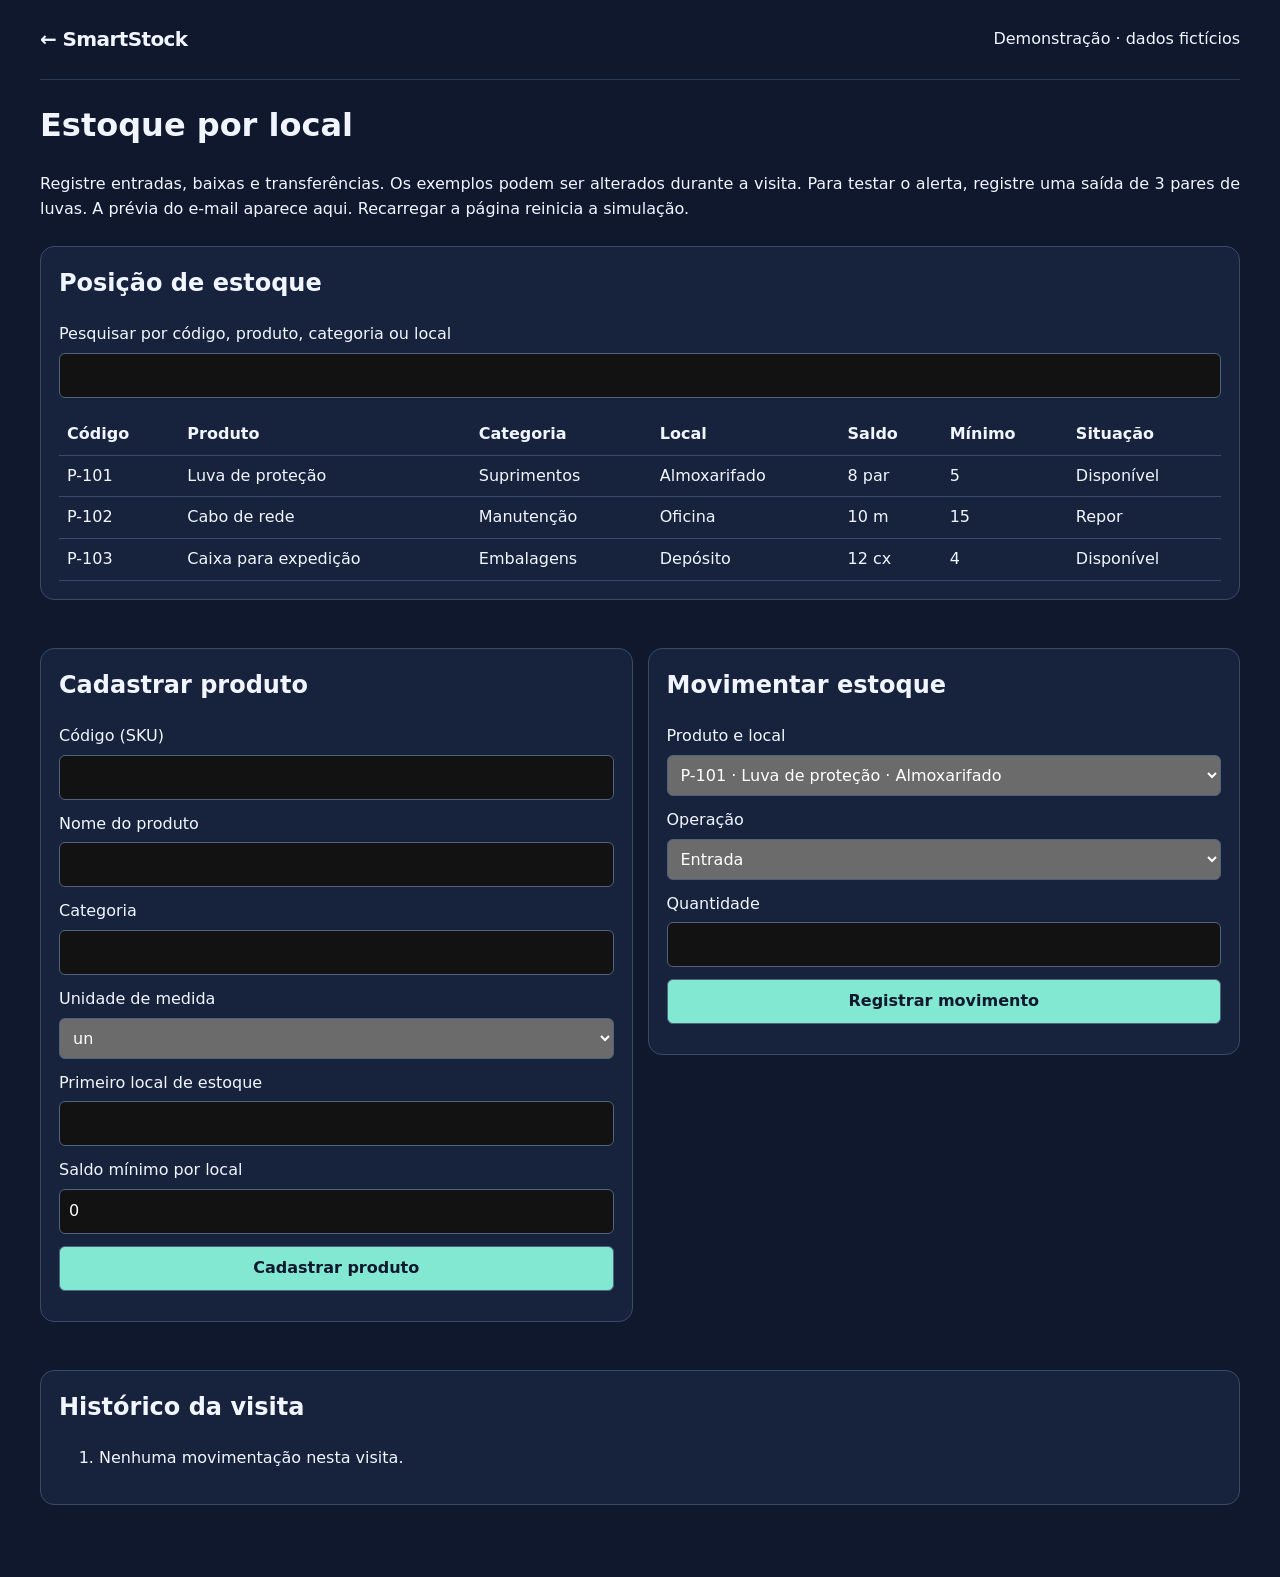
<file: estoque.html>
<!doctype html>
<html lang="pt-BR"><head><meta charset="utf-8"><meta name="viewport" content="width=device-width,initial-scale=1"><title>Estoque por local · SmartStock</title><link rel="stylesheet" href="portfolio.css"><script defer src="estoque.js"></script></head>
<body class="portfolio"><main class="wrap stock">
<header class="site-head"><a class="brand" href="./">← SmartStock</a><span>Demonstração · dados fictícios</span></header>
<h1>Estoque por local</h1><p>Registre entradas, baixas e transferências. Os exemplos podem ser alterados durante a visita. Para testar o alerta, registre uma saída de 3 pares de luvas. A prévia do e-mail aparece aqui. Recarregar a página reinicia a simulação.</p>
<section><h2>Posição de estoque</h2><label>Pesquisar por código, produto, categoria ou local <input id="busca" type="search"></label><div class="table-wrap"><table><thead><tr><th>Código</th><th>Produto</th><th>Categoria</th><th>Local</th><th>Saldo</th><th>Mínimo</th><th>Situação</th></tr></thead><tbody id="posicoes"></tbody></table></div></section>
<div class="operation-grid"><section><h2>Cadastrar produto</h2><form id="cadastro"><label>Código (SKU)<input name="sku" required maxlength="40"></label><label>Nome do produto<input name="nome" required maxlength="100"></label><label>Categoria<input name="categoria" required maxlength="60"></label><label>Unidade de medida<select name="unidade"><option>un</option><option>par</option><option>kg</option><option>m</option><option>L</option><option>cx</option></select></label><label>Primeiro local de estoque<input name="local" required maxlength="60"></label><label>Saldo mínimo por local<input name="minimo" type="number" step=".001" min="0" max="1000000000" value="0" required></label><button>Cadastrar produto</button><output aria-live="polite"></output></form></section>
<section><h2>Movimentar estoque</h2><form id="movimento"><label>Produto e local<select name="posicao"></select></label><label>Operação<select name="tipo"><option>Entrada</option><option>Saída</option><option>Transferência</option></select></label><label id="destino" hidden>Local de destino<input name="destino" maxlength="60"></label><label>Quantidade<input name="qtd" type="number" min=".001" step=".001" max="1000000000" required></label><button>Registrar movimento</button><output aria-live="polite"></output></form></section></div>
<section id="aviso" hidden><h2>Prévia do e-mail ao gestor</h2><p role="status"></p></section>
<section><h2>Histórico da visita</h2><ol id="historico"><li>Nenhuma movimentação nesta visita.</li></ol></section></main></body></html>
</file>
<file: portfolio.css>
.portfolio {
  color-scheme: dark;
  margin: 0;
  background: #10182e;
  color: #f1f5ff;
  font: 16px/1.55 system-ui, sans-serif;
}
.portfolio * { box-sizing: border-box; }
.portfolio a { color: inherit; }
.portfolio .wrap { width: min(1200px, calc(100% - 48px)); margin: auto; }
.site-head, .site-foot { display: flex; justify-content: space-between; align-items: center; gap: 20px; padding: 24px 0; }
.site-head { border-bottom: 1px solid #2b3954; }
.site-head .brand, .site-head nav { display: flex; align-items: center; gap: 16px; }
.site-head a, .site-foot a { text-decoration: none; }
.site-head .brand { font-weight: 800; letter-spacing: -.03em; font-size: 1.25rem; }
.brand img { border-radius: 10px; }
.intro { display: grid; grid-template-columns: 1fr 1.06fr; align-items: center; gap: clamp(24px, 4vw, 64px); padding: clamp(52px, 8vw, 106px) 0; }
.byline { color: #aabce4; font-size: .88rem; font-weight: 650; }
.intro h1 { margin: 12px 0 24px; line-height: 1.05; letter-spacing: -.065em; font-size: clamp(2.6rem, 5vw, 5rem); }
.intro em { color: #82e8d2; font-style: normal; }
.lede { max-width: 34ch; font-size: 1.12rem; color: #c3cfe7; }
.portfolio .cta { display: inline-flex; gap: 16px; padding: 12px 17px; border-radius: 10px; background: #82e8d2; color: #10182e; font-weight: 750; text-decoration: none; margin-top: 10px; }
.privacy-note, .preview figcaption { color: #aabce4; font-size: .86rem; }
.preview { margin: 0; min-width: 0; }
.preview img { display: block; width: 100%; height: auto; border: 1px solid #51627e; border-radius: 15px; box-shadow: 0 22px 46px #070d1b; }
.preview figcaption { margin-top: 12px; }
.features { border-top: 1px solid #2b3954; padding: 36px 0 54px; }
.features h2 { font-size: clamp(1.65rem, 3.8vw, 2.35rem); letter-spacing: -.045em; }
.feature-grid { display: grid; grid-template-columns: repeat(3, 1fr); gap: 15px; }
.feature-grid a { padding: 20px; text-decoration: none; border: 1px solid #394a68; background: #17233c; border-radius: 14px; }
.feature-grid h3 { margin: 0; display: flex; justify-content: space-between; gap: 10px; }
.feature-grid h3 span { color: #82e8d2; }
.feature-grid p { margin: 8px 0 0; color: #c3cfe7; }
.feature-grid a:hover, .portfolio .cta:hover { outline: 2px solid #82e8d2; outline-offset: 3px; }
.portfolio a:focus-visible { outline: 2px solid #82e8d2; outline-offset: 5px; }
.site-foot { border-top: 1px solid #2b3954; color: #c3cfe7; font-size: .9rem; }
.back-portfolio { display: inline-block; margin: 5px 0 12px; color: #2258b0; font-weight: 700; }
.tech-dark .back-portfolio { color: #a9cbff; }
.operation-grid { display: grid; grid-template-columns: repeat(auto-fit, minmax(min(100%, 290px), 1fr)); align-items: start; gap: 15px; }
#operacoes form { display: grid; gap: 10px; }
#operacoes label { display: grid; gap: 4px; }
#operacoes select, #operacoes textarea { width: 100%; }
#operacoes .operation-actions { display: flex; flex-wrap: wrap; gap: 8px; }
#operacoes output { display: block; min-height: 1.5em; }
@media (max-width: 800px) {
  .intro, .feature-grid { grid-template-columns: 1fr; }
  .intro { padding: 42px 0; }
  .portfolio .wrap { width: calc(100% - 32px); }
  .site-head, .site-foot { flex-wrap: wrap; gap: 12px; }
}

.stock { padding-bottom: 48px; }
.stock section { margin: 24px 0; padding: 18px; border: 1px solid #394a68; border-radius: 14px; background: #17233c; }
.stock h2 { margin-top: 0; }
.stock form, .stock label { display: grid; gap: 6px; }
.stock form { gap: 12px; }
.stock [hidden] { display: none; }
.stock input, .stock select, .stock button { min-width: 0; border: 1px solid #51627e; border-radius: 6px; padding: 9px; font: inherit; }
.stock button { background: #82e8d2; color: #10182e; font-weight: 700; cursor: pointer; }
.stock .table-wrap { overflow-x: auto; }
.stock table { border-collapse: collapse; width: 100%; margin-top: 16px; }
.stock td, .stock th { text-align: left; padding: 8px; border-bottom: 1px solid #394a68; }
@media (max-width: 640px) {
  .stock section { padding: 12px; min-width: 0; }
  .stock input, .stock select, .stock button { min-height: 44px; max-width: 100%; font-size: 16px; }
  .stock .operation-grid { grid-template-columns: minmax(0, 1fr); gap: 0; }
  .stock .table-wrap { max-width: 100%; }
  .stock th, .stock td { white-space: nowrap; }
  .stock output, .stock #historico { overflow-wrap: anywhere; }
}

main p:not([role="status"]), main figcaption {
  text-align: justify;
  text-align-last: start;
  hyphens: auto;
}
</file>
